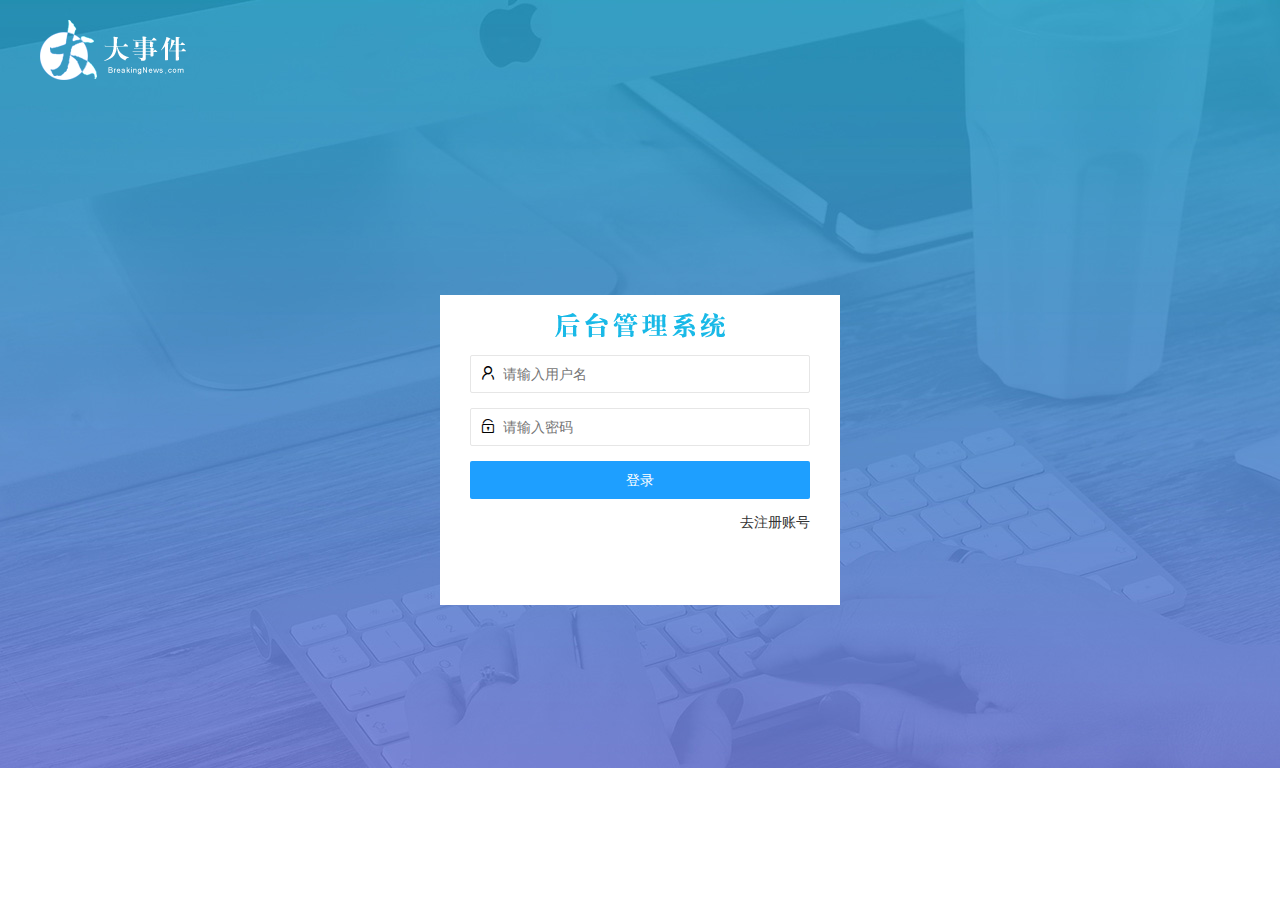
<file: login.html>
<!DOCTYPE html>
<html lang="en">

<head>
    <meta charset="UTF-8">
    <meta name="viewport" content="width=device-width, initial-scale=1.0">
    <title>大事件-登录/注册</title>
    <!-- 引入layui的css样式结构 -->
    <link rel="stylesheet" href="/assets/lib/layui/css/layui.css">

    <!-- 引入自己写的css样式 -->
    <link rel="stylesheet" href="/assets/css/login.css">
</head>

<body>
    <!-- 头部区域 -->
    <div class="header">
        <img src="/assets/images/logo.png" alt="">
    </div>

    <!-- 中间的登录注册区域 -->
    <div class="loginBox">
        <!-- 中间头部 -->
        <div class="title"></div>
        <!-- 登录的div -->
        <div class="form-login">
            <form class="layui-form" id="formLogin">
                <!-- 用户名 -->
                <div class="layui-form-item">
                    <i class="layui-icon layui-icon-username"></i>
                    <input type="text" name="username" required lay-verify="required" placeholder="请输入用户名"
                        autocomplete="off" class="layui-input">
                </div>
                <!-- 密码 -->
                <div class="layui-form-item">
                    <i class="layui-icon layui-icon-password"></i>
                    <input type="password" name="password" required lay-verify="required|pwd" placeholder="请输入密码"
                        autocomplete="off" class="layui-input">
                </div>
                <!-- 登录按钮 -->
                <div class="layui-form-item">
                    <button class="layui-btn layui-btn-fluid  layui-btn-normal" lay-submit>登录</button>
                </div>
                <div class="layui-form-item" id="links">
                    <a href="javascript:;" id="link-reg">去注册账号</a>
                </div>
            </form>
        </div>
        <!-- 注册的div -->
        <div class="form-reg">
            <form class="layui-form" id="formReg">
                <!-- 用户名 -->
                <div class="layui-form-item">
                    <i class="layui-icon layui-icon-username"></i>
                    <input type="text" name="username" required lay-verify="required" placeholder="请输入用户名"
                        autocomplete="off" class="layui-input">
                </div>
                <!-- 密码 -->
                <div class="layui-form-item">
                    <i class="layui-icon layui-icon-password"></i>
                    <input type="password" name="password" required lay-verify="required|pwd" placeholder="请输入密码"
                        autocomplete="off" class="layui-input">
                </div>
                <!-- 再次确认密码 -->
                <div class="layui-form-item">
                    <i class="layui-icon layui-icon-password"></i>
                    <input type="password" name="repassword" required lay-verify="required|pwd|repwd"
                        placeholder="再次确认密码" autocomplete="off" class="layui-input">
                </div>
                <!-- 登录按钮 -->
                <div class="layui-form-item">
                    <button class="layui-btn layui-btn-fluid  layui-btn-normal" lay-submit id="btn-reg">注册</button>
                </div>
                <div class="layui-form-item" id="links">
                    <a href="javascript:;" id="link-login">去登录</a>
                </div>
            </form>
        </div>
    </div>


    <!-- 引入layui的js脚本文件 -->
    <script src="/assets/lib/layui/layui.all.js"></script>

    <!-- 引入jQuery -->
    <script src="/assets/lib/jquery.js"></script>

    <!-- 引入baseAPI -->
    <script src="/assets/js/baseAPI.js"></script>

    <!-- 引入自己写的js文件 -->
    <script src="/assets/js/login.js"></script>
</body>

</html>
</file>
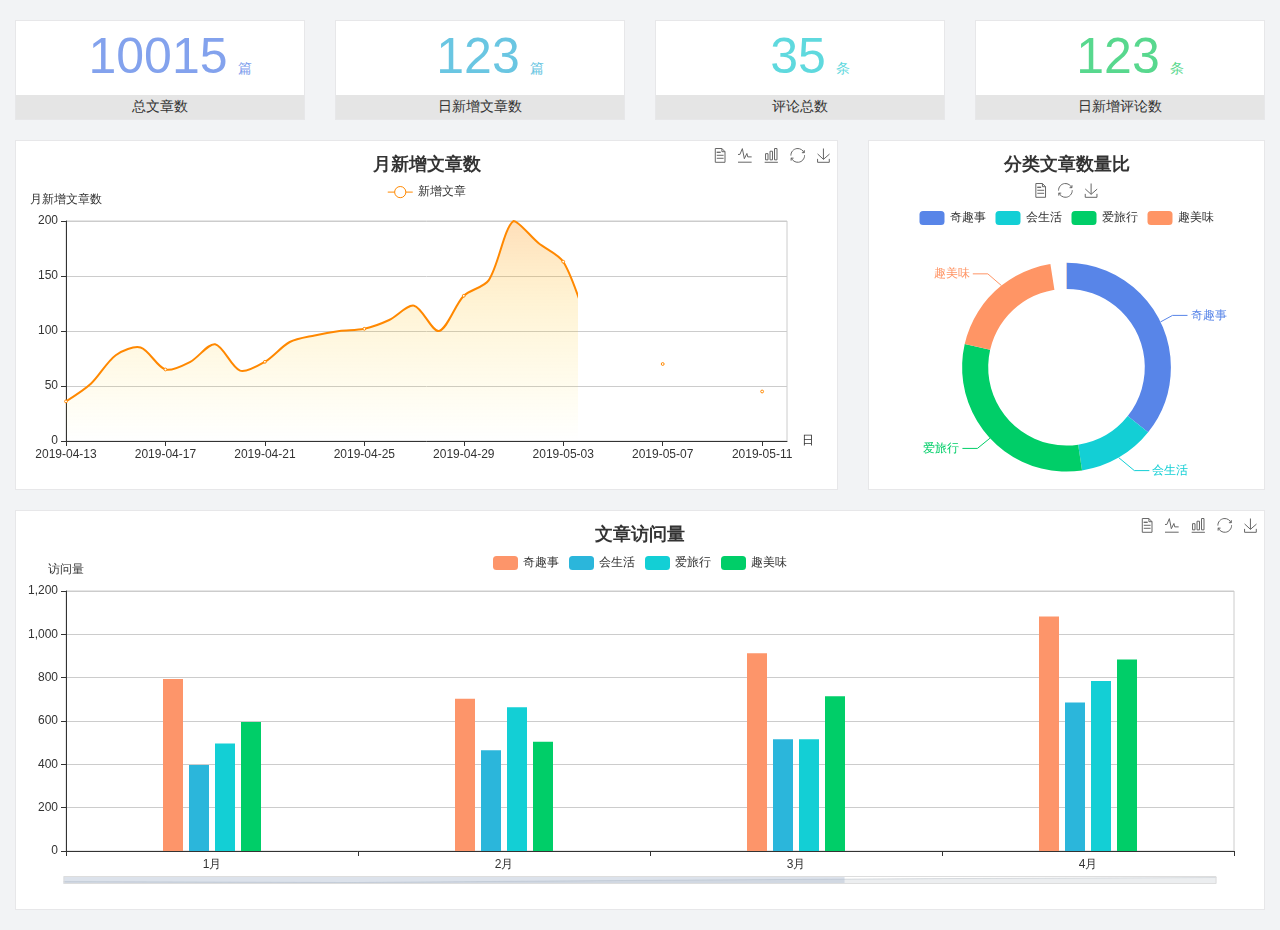
<file: home/dashboard.html>
<!DOCTYPE html>
<html lang="en">

<head>
  <meta charset="UTF-8">
  <meta name="viewport" content="width=device-width, initial-scale=1.0">
  <meta http-equiv="X-UA-Compatible" content="ie=edge">
  <title>图表统计</title>
  <link rel="stylesheet" href="../../assets/lib/bootstrap.css" />
  <link rel="stylesheet" href="../../assets/lib/main.css" />
  <script src="../../assets/lib/jquery.js"></script>
  <script type="text/javascript" src="../../assets/lib/echarts.min.js"></script>
</head>

<body>
  <div class="container-fluid">
    <div class="row spannel_list">
      <div class="col-sm-3 col-xs-6">
        <div class="spannel">
          <em>10015</em><span>篇</span>
          <b>总文章数</b>
        </div>
      </div>
      <div class="col-sm-3 col-xs-6">
        <div class="spannel scolor01">
          <em>123</em><span>篇</span>
          <b>日新增文章数</b>
        </div>
      </div>
      <div class="col-sm-3 col-xs-6">
        <div class="spannel scolor02">
          <em>35</em><span>条</span>
          <b>评论总数</b>
        </div>
      </div>
      <div class="col-sm-3 col-xs-6">
        <div class="spannel scolor03">
          <em>123</em><span>条</span>
          <b>日新增评论数</b>
        </div>
      </div>
    </div>
  </div>

  <div class="container-fluid">
    <div class="row curve-pie">
      <div class="col-lg-8 col-md-8">
        <div class="gragh_pannel" id="curve_show"></div>
      </div>
      <div class="col-lg-4 col-md-4">
        <div class="gragh_pannel" id="pie_show"></div>
      </div>
    </div>
  </div>

  <div class="container-fluid">
    <div class="column_pannel" id="column_show"></div>
  </div>

  <script>
    var oChart = echarts.init(document.getElementById('curve_show'));
    var aList_all = [
      { 'count': 36, 'date': '2019-04-13' },
      { 'count': 52, 'date': '2019-04-14' },
      { 'count': 78, 'date': '2019-04-15' },
      { 'count': 85, 'date': '2019-04-16' },
      { 'count': 65, 'date': '2019-04-17' },
      { 'count': 72, 'date': '2019-04-18' },
      { 'count': 88, 'date': '2019-04-19' },
      { 'count': 64, 'date': '2019-04-20' },
      { 'count': 72, 'date': '2019-04-21' },
      { 'count': 90, 'date': '2019-04-22' },
      { 'count': 96, 'date': '2019-04-23' },
      { 'count': 100, 'date': '2019-04-24' },
      { 'count': 102, 'date': '2019-04-25' },
      { 'count': 110, 'date': '2019-04-26' },
      { 'count': 123, 'date': '2019-04-27' },
      { 'count': 100, 'date': '2019-04-28' },
      { 'count': 132, 'date': '2019-04-29' },
      { 'count': 146, 'date': '2019-04-30' },
      { 'count': 200, 'date': '2019-05-01' },
      { 'count': 180, 'date': '2019-05-02' },
      { 'count': 163, 'date': '2019-05-03' },
      { 'count': 110, 'date': '2019-05-04' },
      { 'count': 80, 'date': '2019-05-05' },
      { 'count': 82, 'date': '2019-05-06' },
      { 'count': 70, 'date': '2019-05-07' },
      { 'count': 65, 'date': '2019-05-08' },
      { 'count': 54, 'date': '2019-05-09' },
      { 'count': 40, 'date': '2019-05-10' },
      { 'count': 45, 'date': '2019-05-11' },
      { 'count': 38, 'date': '2019-05-12' },
    ];

    let aCount = [];
    let aDate = [];

    for (var i = 0; i < aList_all.length; i++) {
      aCount.push(aList_all[i].count);
      aDate.push(aList_all[i].date);
    }

    var chartopt = {
      title: {
        text: '月新增文章数',
        left: 'center',
        top: '10'
      },
      tooltip: {
        trigger: 'axis'
      },
      legend: {
        data: ['新增文章'],
        top: '40'
      },
      toolbox: {
        show: true,
        feature: {
          mark: { show: true },
          dataView: { show: true, readOnly: false },
          magicType: { show: true, type: ['line', 'bar'] },
          restore: { show: true },
          saveAsImage: { show: true }
        }
      },
      calculable: true,
      xAxis: [
        {
          name: '日',
          type: 'category',
          boundaryGap: false,
          data: aDate
        }
      ],
      yAxis: [
        {
          name: '月新增文章数',
          type: 'value'
        }
      ],
      series: [
        {
          name: '新增文章',
          type: 'line',
          smooth: true,
          itemStyle: { normal: { areaStyle: { type: 'default' }, color: '#f80' }, lineStyle: { color: '#f80' } },
          data: aCount
        }],
      areaStyle: {
        normal: {
          color: new echarts.graphic.LinearGradient(0, 0, 0, 1, [{
            offset: 0,
            color: 'rgba(255,136,0,0.39)'
          }, {
            offset: .34,
            color: 'rgba(255,180,0,0.25)'
          }, {
            offset: 1,
            color: 'rgba(255,222,0,0.00)'
          }])

        }
      },
      grid: {
        show: true,
        x: 50,
        x2: 50,
        y: 80,
        height: 220
      }
    };

    oChart.setOption(chartopt);


    var oPie = echarts.init(document.getElementById('pie_show'));
    var oPieopt =
    {
      title: {
        top: 10,
        text: '分类文章数量比',
        x: 'center'
      },
      tooltip: {
        trigger: 'item',
        formatter: "{a} <br/>{b} : {c} ({d}%)"
      },
      color: ['#5885e8', '#13cfd5', '#00ce68', '#ff9565'],
      legend: {
        x: 'center',
        top: 65,
        data: ['奇趣事', '会生活', '爱旅行', '趣美味']
      },
      toolbox: {
        show: true,
        x: 'center',
        top: 35,
        feature: {
          mark: { show: true },
          dataView: { show: true, readOnly: false },
          magicType: {
            show: true,
            type: ['pie', 'funnel'],
            option: {
              funnel: {
                x: '25%',
                width: '50%',
                funnelAlign: 'left',
                max: 1548
              }
            }
          },
          restore: { show: true },
          saveAsImage: { show: true }
        }
      },
      calculable: true,
      series: [
        {
          name: '访问来源',
          type: 'pie',
          radius: ['45%', '60%'],
          center: ['50%', '65%'],
          data: [
            { value: 300, name: '奇趣事' },
            { value: 100, name: '会生活' },
            { value: 260, name: '爱旅行' },
            { value: 180, name: '趣美味' }
          ]
        }
      ]
    };
    oPie.setOption(oPieopt);



    var oColumn = this.echarts.init(document.getElementById('column_show'));
    var oColumnopt =
    {
      title: {
        text: '文章访问量',
        left: 'center',
        top: '10'
      },
      tooltip: {
        trigger: 'axis'
      },
      legend: {
        data: ['奇趣事', '会生活', '爱旅行', '趣美味'],
        top: '40'
      },
      toolbox: {
        show: true,
        feature: {
          mark: { show: true },
          dataView: { show: true, readOnly: false },
          magicType: { show: true, type: ['line', 'bar'] },
          restore: { show: true },
          saveAsImage: { show: true }
        }
      },
      calculable: true,
      xAxis: [
        {
          type: 'category',
          data: ['1月', '2月', '3月', '4月', '5月']
        }
      ],
      yAxis: [
        {
          name: '访问量',
          type: 'value'
        }
      ],
      series: [
        {
          name: '奇趣事',
          type: 'bar',
          barWidth: 20,
          itemStyle: {
            normal: { areaStyle: { type: 'default' }, color: '#fd956a' }
          },
          data: [800, 708, 920, 1090, 1200]
        },
        {
          name: '会生活',
          type: 'bar',
          barWidth: 20,
          itemStyle: {
            normal: { areaStyle: { type: 'default' }, color: '#2bb6db' }
          },
          data: [400, 468, 520, 690, 800]
        },
        {
          name: '爱旅行',
          type: 'bar',
          barWidth: 20,
          itemStyle: {
            normal: { areaStyle: { type: 'default' }, color: '#13cfd5' }
          },
          data: [500, 668, 520, 790, 900]
        },
        {
          name: '趣美味',
          type: 'bar',
          barWidth: 20,
          itemStyle: {
            normal: { areaStyle: { type: 'default' }, color: '#00ce68' }
          },
          data: [600, 508, 720, 890, 1000]
        }
      ],
      grid: {
        show: true,
        x: 50,
        x2: 30,
        y: 80,
        height: 260
      },
      dataZoom: [//给x轴设置滚动条
        {
          start: 0,//默认为0
          end: 100 - 1000 / 31,//默认为100
          type: 'slider',
          show: true,
          xAxisIndex: [0],
          handleSize: 0,//滑动条的 左右2个滑动条的大小
          height: 8,//组件高度
          left: 45, //左边的距离
          right: 50,//右边的距离
          bottom: 26,//右边的距离
          handleColor: '#ddd',//h滑动图标的颜色
          handleStyle: {
            borderColor: "#cacaca",
            borderWidth: "1",
            shadowBlur: 2,
            background: "#ddd",
            shadowColor: "#ddd",
          }
        }]
    };
    oColumn.setOption(oColumnopt);
  </script>
</body>

</html>
</file>
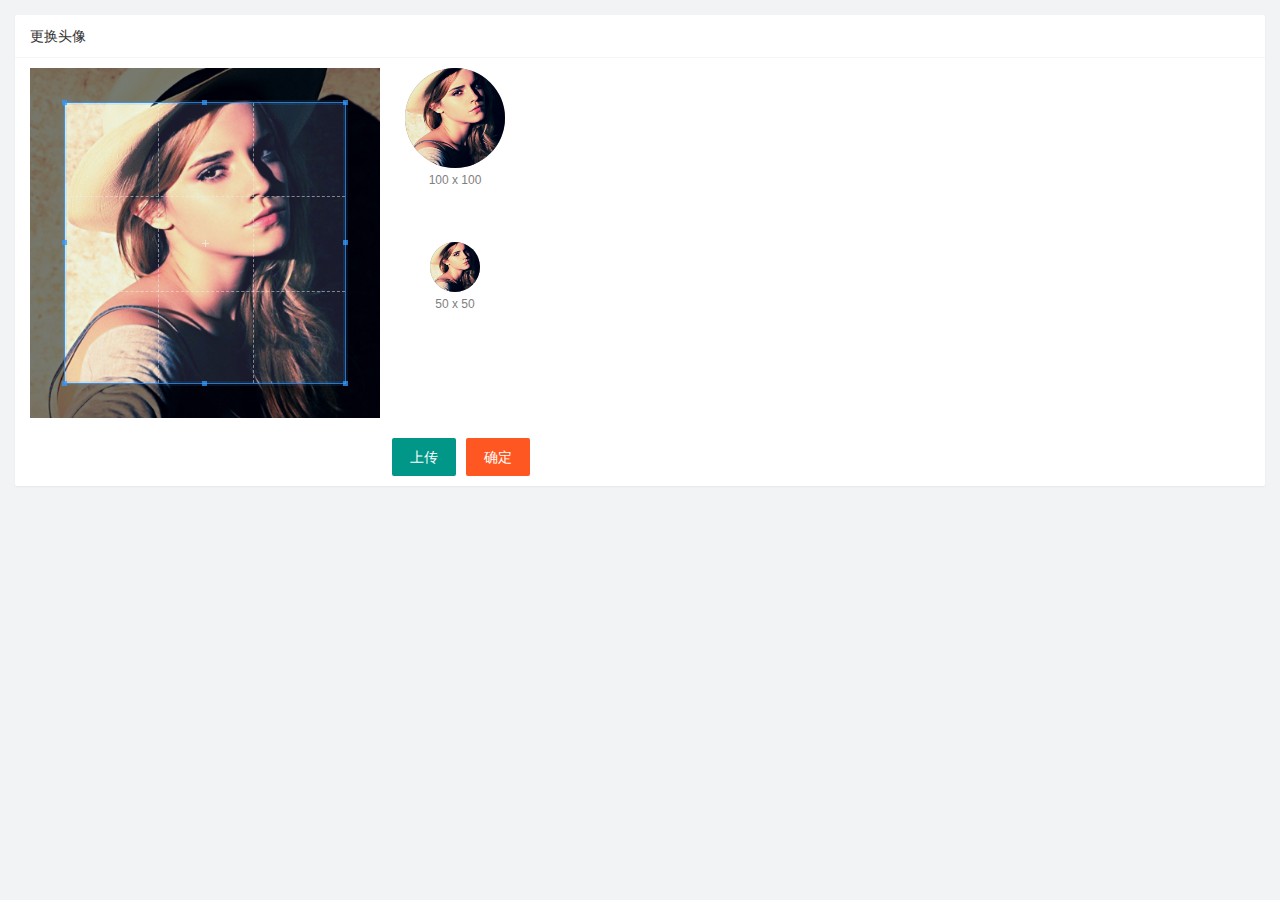
<file: user/user_avatar.html>
<!DOCTYPE html>
<html lang="en">

<head>
    <meta charset="UTF-8">
    <meta name="viewport" content="width=device-width, initial-scale=1.0">
    <title>Document</title>
    <!-- 引入layui的css样式 -->
    <link rel="stylesheet" href="/assets/lib/layui/css/layui.css">
    <!-- 引入裁剪头像的cropper样式 -->
    <link rel="stylesheet" href="/assets/lib/cropper/cropper.css" />
    <!-- 引入自己写的css样式、 -->
    <link rel="stylesheet" href="/assets/css/user/user_avatar.css">
</head>

<body>

    <!-- 卡片面板区域 -->
    <div class="layui-card">
        <div class="layui-card-header">更换头像</div>
        <div class="layui-card-body">
            <!-- 第一行的图片裁剪和预览区域 -->
            <div class="row1">
                <!-- 图片裁剪区域 -->
                <div class="cropper-box">
                    <!-- 这个 img 标签很重要，将来会把它初始化为裁剪区域 -->
                    <img id="image" src="/assets/images/sample.jpg" />
                </div>
                <!-- 图片的预览区域 -->
                <div class="preview-box">
                    <div>
                        <!-- 宽高为 100px 的预览区域 -->
                        <div class="img-preview w100"></div>
                        <p class="size">100 x 100</p>
                    </div>
                    <div>
                        <!-- 宽高为 50px 的预览区域 -->
                        <div class="img-preview w50"></div>
                        <p class="size">50 x 50</p>
                    </div>
                </div>
            </div>

            <!-- 第二行的按钮区域 -->
            <div class="row2">
                <!-- accept属性可以设置接收哪种类型的文件 -->
                <input type="file" id="file" accept="image/png,image/jpeg">
                <button type="button" class="layui-btn" id="btnUpload">上传</button>
                <button type="button" class="layui-btn layui-btn-danger" id="btnChangeAvatar">确定</button>
            </div>
        </div>
    </div>






    <!-- 引入layui的js脚本文件 -->
    <script src="/assets/lib/layui/layui.all.js"></script>

    <!-- 引入jQuery文件 -->
    <script src="/assets/lib/jquery.js"></script>

    <!-- 引入裁剪头像的js文件 -->
    <script src="/assets/lib/cropper/Cropper.js"></script>
    <script src="/assets/lib/cropper/jquery-cropper.js"></script>

    <!-- 引入baseAPI  -->
    <script src="/assets/js/baseAPI.js"></script>

    <!-- 引入自己写的js文件 -->
    <script src="/assets/js/user/user_avatar.js"></script>
</body>

</html>
</file>
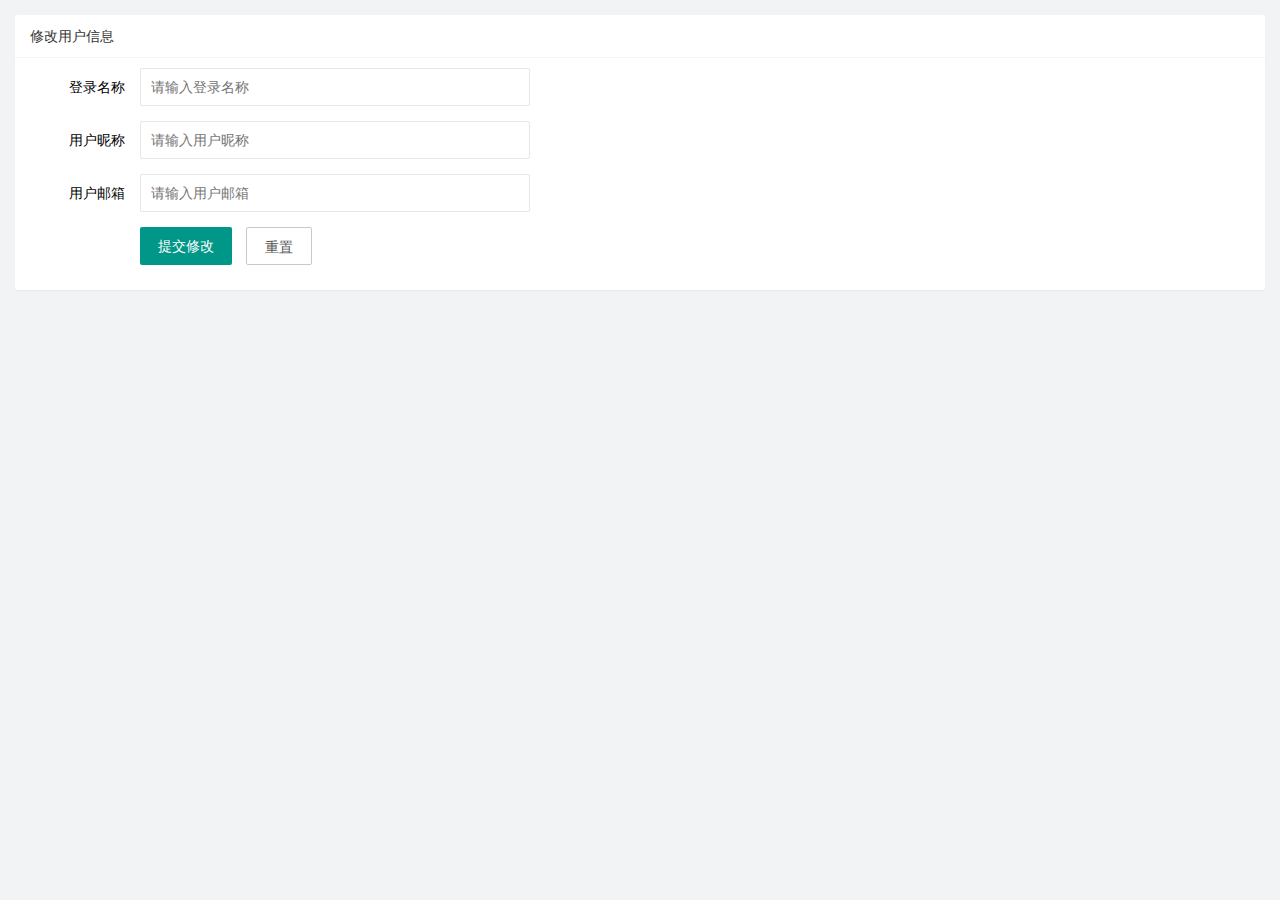
<file: user/user_info.html>
<!DOCTYPE html>
<html lang="en">

<head>
    <meta charset="UTF-8">
    <meta name="viewport" content="width=device-width, initial-scale=1.0">
    <title>Document</title>
    <!-- 引入layui的css样式 -->
    <link rel="stylesheet" href="/assets/lib/layui/css/layui.css">
    <!-- 引入自己写的css样式、 -->
    <link rel="stylesheet" href="/assets/css/user/user_info.css">
</head>

<body>

    <!-- 卡片面板 -->
    <div class="layui-card">
        <div class="layui-card-header">修改用户信息</div>
        <div class="layui-card-body">
            <form class="layui-form" lay-filter='formUserInfo'>
                <!-- 下边这个区域时隐藏区域  用来存放id -->
                <input type="hidden" name="id">
                <!-- 登录名称   这个是只读  加一个readonly属性  不允许修改-->
                <div class="layui-form-item">
                    <label class="layui-form-label">登录名称</label>
                    <div class="layui-input-block">
                        <input type="text" name="username" required lay-verify="required" placeholder="请输入登录名称   "
                            autocomplete="off" class="layui-input" readonly>
                    </div>
                </div>
                <!-- 用户昵称 -->
                <div class="layui-form-item">
                    <label class="layui-form-label">用户昵称</label>
                    <div class="layui-input-block">
                        <input type="text" name="nickname" required lay-verify="required|nickname" placeholder="请输入用户昵称"
                            autocomplete="off" class="layui-input">
                    </div>
                </div>
                <!-- 用户邮箱 -->
                <div class="layui-form-item">
                    <label class="layui-form-label">用户邮箱</label>
                    <div class="layui-input-block">
                        <input type="email" name="email" required lay-verify="required|email" placeholder="请输入用户邮箱"
                            autocomplete="off" class="layui-input">
                    </div>
                </div>

                <!-- 提交修改按钮和重置按钮 -->
                <div class="layui-form-item">
                    <div class="layui-input-block">
                        <button class="layui-btn" lay-submit lay-filter="formDemo">提交修改</button>
                        <button type="reset" class="layui-btn layui-btn-primary" id="btnreset">重置</button>
                    </div>
                </div>
            </form>
        </div>
    </div>







    <!-- 引入layui的js脚本文件 -->
    <script src="/assets/lib/layui/layui.all.js"></script>

    <!-- 引入jQuery文件 -->
    <script src="/assets/lib/jquery.js"></script>

    <!-- 引入baseAPI  -->
    <script src="/assets/js/baseAPI.js"></script>

    <!-- 引入自己写的js文件 -->
    <script src="/assets/js/user/user_info.js"></script>
</body>

</html>
</file>
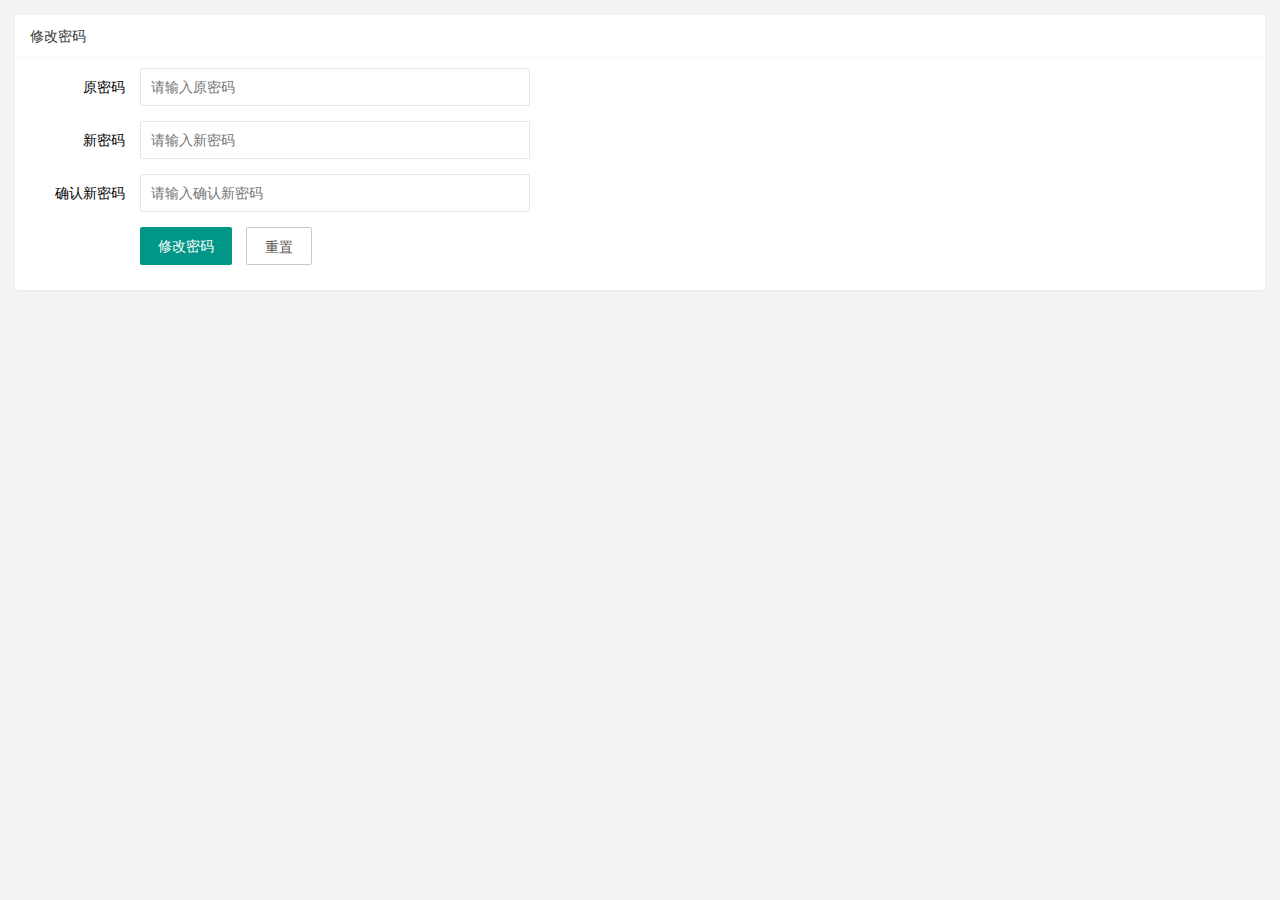
<file: user/user_pwd.html>
<!DOCTYPE html>
<html lang="en">

<head>
    <meta charset="UTF-8">
    <meta name="viewport" content="width=device-width, initial-scale=1.0">
    <title>Document</title>
    <!-- 引入layui的css样式 -->
    <link rel="stylesheet" href="/assets/lib/layui/css/layui.css">
    <!-- 引入自己写的css样式、 -->
    <link rel="stylesheet" href="/assets/css/user/user_pwd.css">
</head>

<body>


    <!-- 卡片面板 -->
    <div class="layui-card">
        <div class="layui-card-header">修改密码</div>
        <div class="layui-card-body">
            <form class="layui-form" lay-filter='formUserInfo'>

                <!-- 原密码-->
                <div class="layui-form-item">
                    <label class="layui-form-label">原密码</label>
                    <div class="layui-input-block">
                        <input type="password" name="oldPwd" required lay-verify="required|pwd" placeholder="请输入原密码"
                            autocomplete="off" class="layui-input">
                    </div>
                </div>
                <!-- 新密码 -->
                <div class="layui-form-item">
                    <label class="layui-form-label">新密码</label>
                    <div class="layui-input-block">
                        <input type="password" name="newPwd" required lay-verify="required|pwd|samePwd"
                            placeholder="请输入新密码" autocomplete="off" class="layui-input">
                    </div>
                </div>
                <!-- 确认新密码 -->
                <div class="layui-form-item">
                    <label class="layui-form-label">确认新密码</label>
                    <div class="layui-input-block">
                        <input type="password" name="rePwd" required lay-verify="required|pwd|rePwd"
                            placeholder="请输入确认新密码" autocomplete="off" class="layui-input">
                    </div>
                </div>

                <!-- 提交修改按钮和重置按钮 -->
                <div class="layui-form-item">
                    <div class="layui-input-block">
                        <button class="layui-btn" lay-submit lay-filter="formDemo">修改密码</button>
                        <button type="reset" class="layui-btn layui-btn-primary" id="btnreset">重置</button>
                    </div>
                </div>
            </form>
        </div>
    </div>





    <!-- 引入layui的js脚本文件 -->
    <script src="/assets/lib/layui/layui.all.js"></script>

    <!-- 引入jQuery文件 -->
    <script src="/assets/lib/jquery.js"></script>

    <!-- 引入baseAPI  -->
    <script src="/assets/js/baseAPI.js"></script>

    <!-- 引入自己写的js文件 -->
    <script src="/assets/js/user/user_pwd.js"></script>
</body>

</html>
</file>
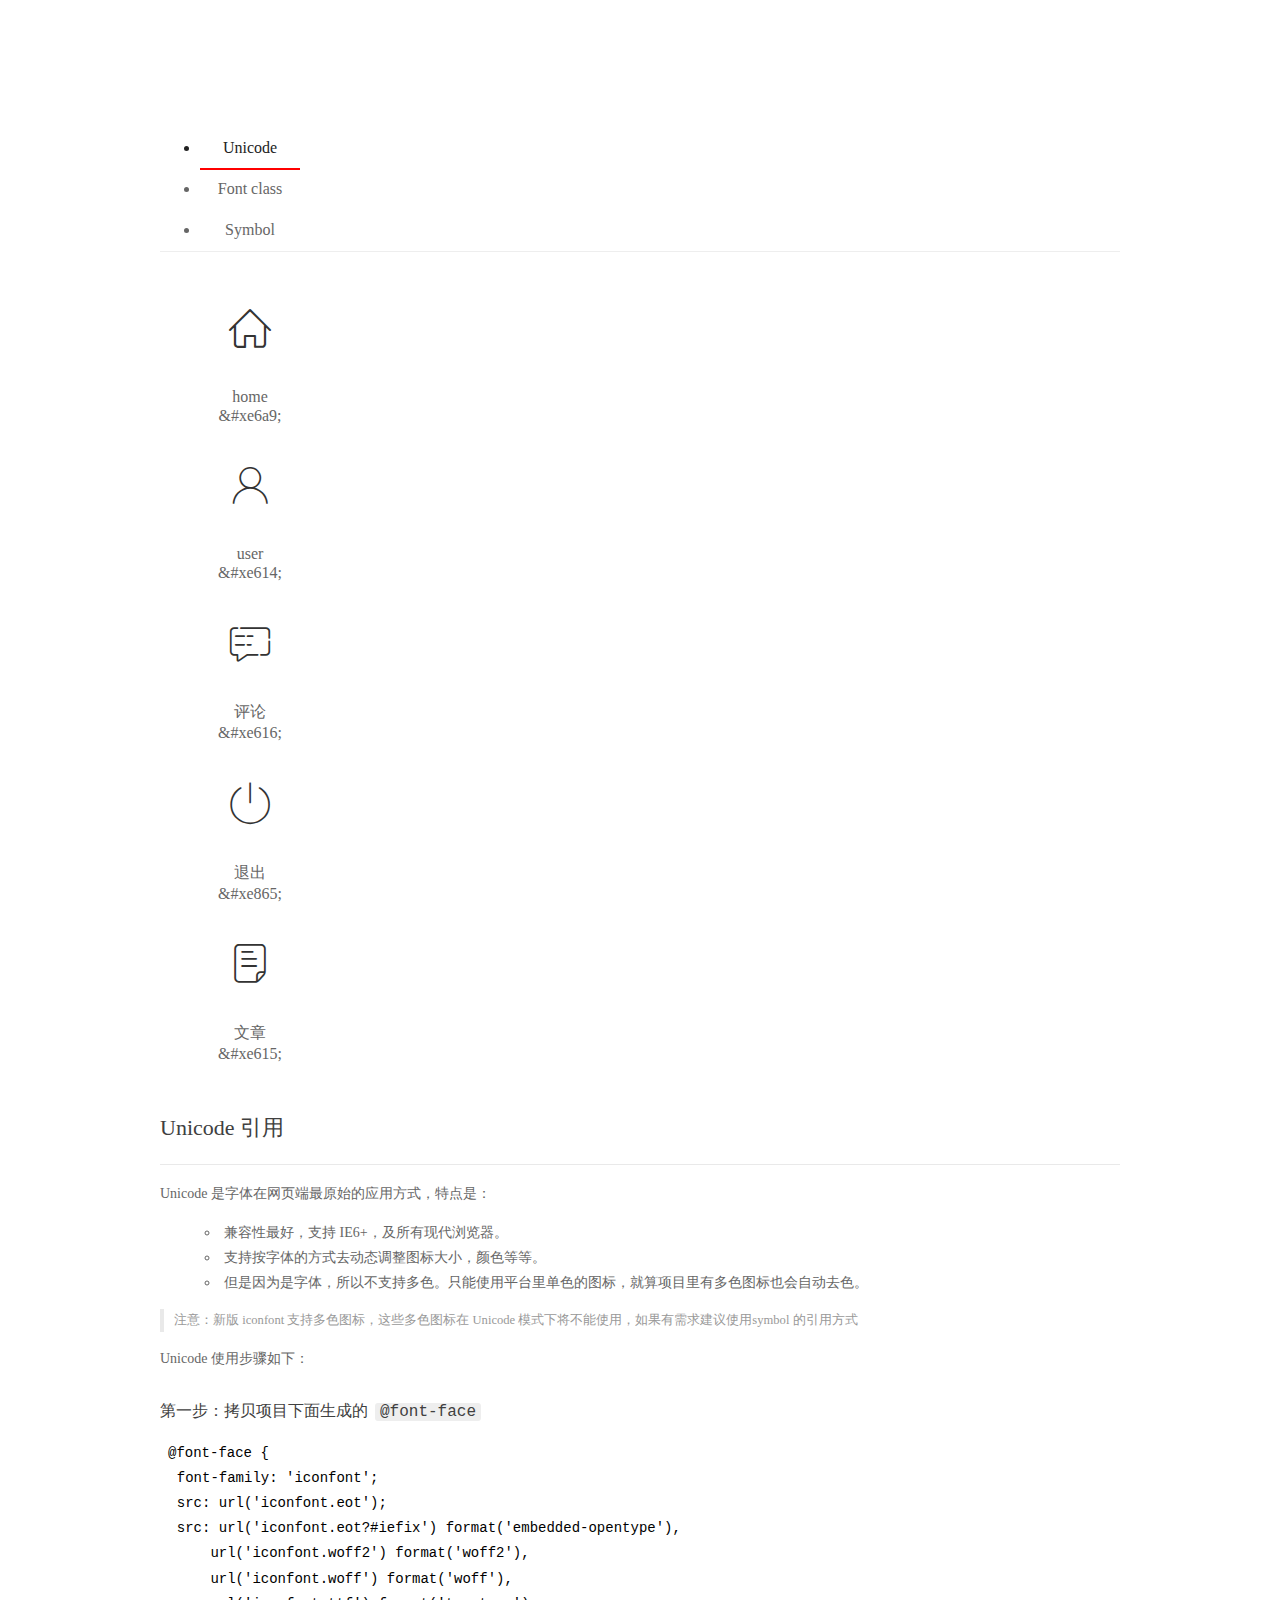
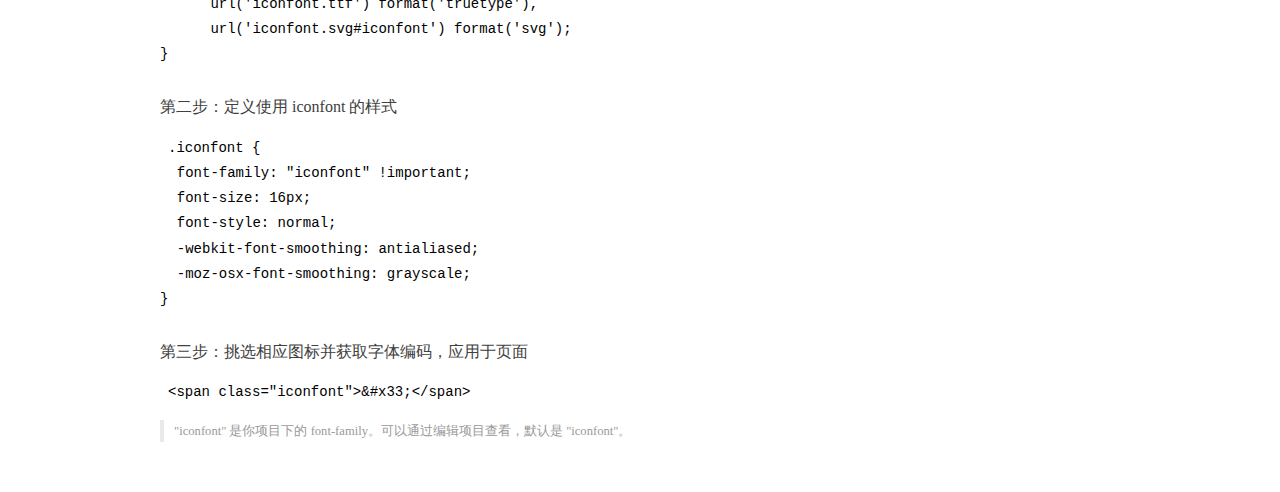
<file: assets/fonts/demo_index.html>
<!DOCTYPE html>
<html>
<head>
  <meta charset="utf-8"/>
  <title>IconFont Demo</title>
  <link rel="shortcut icon" href="https://gtms04.alicdn.com/tps/i4/TB1_oz6GVXXXXaFXpXXJDFnIXXX-64-64.ico" type="image/x-icon"/>
  <link rel="stylesheet" href="https://g.alicdn.com/thx/cube/1.3.2/cube.min.css">
  <link rel="stylesheet" href="demo.css">
  <link rel="stylesheet" href="iconfont.css">
  <script src="iconfont.js"></script>
  <!-- jQuery -->
  <script src="https://a1.alicdn.com/oss/uploads/2018/12/26/7bfddb60-08e8-11e9-9b04-53e73bb6408b.js"></script>
  <!-- 代码高亮 -->
  <script src="https://a1.alicdn.com/oss/uploads/2018/12/26/a3f714d0-08e6-11e9-8a15-ebf944d7534c.js"></script>
</head>
<body>
  <div class="main">
    <h1 class="logo"><a href="https://www.iconfont.cn/" title="iconfont 首页" target="_blank">&#xe86b;</a></h1>
    <div class="nav-tabs">
      <ul id="tabs" class="dib-box">
        <li class="dib active"><span>Unicode</span></li>
        <li class="dib"><span>Font class</span></li>
        <li class="dib"><span>Symbol</span></li>
      </ul>
      
    </div>
    <div class="tab-container">
      <div class="content unicode" style="display: block;">
          <ul class="icon_lists dib-box">
          
            <li class="dib">
              <span class="icon iconfont">&#xe6a9;</span>
                <div class="name">home</div>
                <div class="code-name">&amp;#xe6a9;</div>
              </li>
          
            <li class="dib">
              <span class="icon iconfont">&#xe614;</span>
                <div class="name">user</div>
                <div class="code-name">&amp;#xe614;</div>
              </li>
          
            <li class="dib">
              <span class="icon iconfont">&#xe616;</span>
                <div class="name">评论</div>
                <div class="code-name">&amp;#xe616;</div>
              </li>
          
            <li class="dib">
              <span class="icon iconfont">&#xe865;</span>
                <div class="name">退出</div>
                <div class="code-name">&amp;#xe865;</div>
              </li>
          
            <li class="dib">
              <span class="icon iconfont">&#xe615;</span>
                <div class="name">文章</div>
                <div class="code-name">&amp;#xe615;</div>
              </li>
          
          </ul>
          <div class="article markdown">
          <h2 id="unicode-">Unicode 引用</h2>
          <hr>

          <p>Unicode 是字体在网页端最原始的应用方式，特点是：</p>
          <ul>
            <li>兼容性最好，支持 IE6+，及所有现代浏览器。</li>
            <li>支持按字体的方式去动态调整图标大小，颜色等等。</li>
            <li>但是因为是字体，所以不支持多色。只能使用平台里单色的图标，就算项目里有多色图标也会自动去色。</li>
          </ul>
          <blockquote>
            <p>注意：新版 iconfont 支持多色图标，这些多色图标在 Unicode 模式下将不能使用，如果有需求建议使用symbol 的引用方式</p>
          </blockquote>
          <p>Unicode 使用步骤如下：</p>
          <h3 id="-font-face">第一步：拷贝项目下面生成的 <code>@font-face</code></h3>
<pre><code class="language-css"
>@font-face {
  font-family: 'iconfont';
  src: url('iconfont.eot');
  src: url('iconfont.eot?#iefix') format('embedded-opentype'),
      url('iconfont.woff2') format('woff2'),
      url('iconfont.woff') format('woff'),
      url('iconfont.ttf') format('truetype'),
      url('iconfont.svg#iconfont') format('svg');
}
</code></pre>
          <h3 id="-iconfont-">第二步：定义使用 iconfont 的样式</h3>
<pre><code class="language-css"
>.iconfont {
  font-family: "iconfont" !important;
  font-size: 16px;
  font-style: normal;
  -webkit-font-smoothing: antialiased;
  -moz-osx-font-smoothing: grayscale;
}
</code></pre>
          <h3 id="-">第三步：挑选相应图标并获取字体编码，应用于页面</h3>
<pre>
<code class="language-html"
>&lt;span class="iconfont"&gt;&amp;#x33;&lt;/span&gt;
</code></pre>
          <blockquote>
            <p>"iconfont" 是你项目下的 font-family。可以通过编辑项目查看，默认是 "iconfont"。</p>
          </blockquote>
          </div>
      </div>
      <div class="content font-class">
        <ul class="icon_lists dib-box">
          
          <li class="dib">
            <span class="icon iconfont icon-home"></span>
            <div class="name">
              home
            </div>
            <div class="code-name">.icon-home
            </div>
          </li>
          
          <li class="dib">
            <span class="icon iconfont icon-user"></span>
            <div class="name">
              user
            </div>
            <div class="code-name">.icon-user
            </div>
          </li>
          
          <li class="dib">
            <span class="icon iconfont icon-pinglun"></span>
            <div class="name">
              评论
            </div>
            <div class="code-name">.icon-pinglun
            </div>
          </li>
          
          <li class="dib">
            <span class="icon iconfont icon-tuichu"></span>
            <div class="name">
              退出
            </div>
            <div class="code-name">.icon-tuichu
            </div>
          </li>
          
          <li class="dib">
            <span class="icon iconfont icon-16"></span>
            <div class="name">
              文章
            </div>
            <div class="code-name">.icon-16
            </div>
          </li>
          
        </ul>
        <div class="article markdown">
        <h2 id="font-class-">font-class 引用</h2>
        <hr>

        <p>font-class 是 Unicode 使用方式的一种变种，主要是解决 Unicode 书写不直观，语意不明确的问题。</p>
        <p>与 Unicode 使用方式相比，具有如下特点：</p>
        <ul>
          <li>兼容性良好，支持 IE8+，及所有现代浏览器。</li>
          <li>相比于 Unicode 语意明确，书写更直观。可以很容易分辨这个 icon 是什么。</li>
          <li>因为使用 class 来定义图标，所以当要替换图标时，只需要修改 class 里面的 Unicode 引用。</li>
          <li>不过因为本质上还是使用的字体，所以多色图标还是不支持的。</li>
        </ul>
        <p>使用步骤如下：</p>
        <h3 id="-fontclass-">第一步：引入项目下面生成的 fontclass 代码：</h3>
<pre><code class="language-html">&lt;link rel="stylesheet" href="./iconfont.css"&gt;
</code></pre>
        <h3 id="-">第二步：挑选相应图标并获取类名，应用于页面：</h3>
<pre><code class="language-html">&lt;span class="iconfont icon-xxx"&gt;&lt;/span&gt;
</code></pre>
        <blockquote>
          <p>"
            iconfont" 是你项目下的 font-family。可以通过编辑项目查看，默认是 "iconfont"。</p>
        </blockquote>
      </div>
      </div>
      <div class="content symbol">
          <ul class="icon_lists dib-box">
          
            <li class="dib">
                <svg class="icon svg-icon" aria-hidden="true">
                  <use xlink:href="#icon-home"></use>
                </svg>
                <div class="name">home</div>
                <div class="code-name">#icon-home</div>
            </li>
          
            <li class="dib">
                <svg class="icon svg-icon" aria-hidden="true">
                  <use xlink:href="#icon-user"></use>
                </svg>
                <div class="name">user</div>
                <div class="code-name">#icon-user</div>
            </li>
          
            <li class="dib">
                <svg class="icon svg-icon" aria-hidden="true">
                  <use xlink:href="#icon-pinglun"></use>
                </svg>
                <div class="name">评论</div>
                <div class="code-name">#icon-pinglun</div>
            </li>
          
            <li class="dib">
                <svg class="icon svg-icon" aria-hidden="true">
                  <use xlink:href="#icon-tuichu"></use>
                </svg>
                <div class="name">退出</div>
                <div class="code-name">#icon-tuichu</div>
            </li>
          
            <li class="dib">
                <svg class="icon svg-icon" aria-hidden="true">
                  <use xlink:href="#icon-16"></use>
                </svg>
                <div class="name">文章</div>
                <div class="code-name">#icon-16</div>
            </li>
          
          </ul>
          <div class="article markdown">
          <h2 id="symbol-">Symbol 引用</h2>
          <hr>

          <p>这是一种全新的使用方式，应该说这才是未来的主流，也是平台目前推荐的用法。相关介绍可以参考这篇<a href="">文章</a>
            这种用法其实是做了一个 SVG 的集合，与另外两种相比具有如下特点：</p>
          <ul>
            <li>支持多色图标了，不再受单色限制。</li>
            <li>通过一些技巧，支持像字体那样，通过 <code>font-size</code>, <code>color</code> 来调整样式。</li>
            <li>兼容性较差，支持 IE9+，及现代浏览器。</li>
            <li>浏览器渲染 SVG 的性能一般，还不如 png。</li>
          </ul>
          <p>使用步骤如下：</p>
          <h3 id="-symbol-">第一步：引入项目下面生成的 symbol 代码：</h3>
<pre><code class="language-html">&lt;script src="./iconfont.js"&gt;&lt;/script&gt;
</code></pre>
          <h3 id="-css-">第二步：加入通用 CSS 代码（引入一次就行）：</h3>
<pre><code class="language-html">&lt;style&gt;
.icon {
  width: 1em;
  height: 1em;
  vertical-align: -0.15em;
  fill: currentColor;
  overflow: hidden;
}
&lt;/style&gt;
</code></pre>
          <h3 id="-">第三步：挑选相应图标并获取类名，应用于页面：</h3>
<pre><code class="language-html">&lt;svg class="icon" aria-hidden="true"&gt;
  &lt;use xlink:href="#icon-xxx"&gt;&lt;/use&gt;
&lt;/svg&gt;
</code></pre>
          </div>
      </div>

    </div>
  </div>
  <script>
  $(document).ready(function () {
      $('.tab-container .content:first').show()

      $('#tabs li').click(function (e) {
        var tabContent = $('.tab-container .content')
        var index = $(this).index()

        if ($(this).hasClass('active')) {
          return
        } else {
          $('#tabs li').removeClass('active')
          $(this).addClass('active')

          tabContent.hide().eq(index).fadeIn()
        }
      })
    })
  </script>
</body>
</html>
</file>
<file: assets/lib/layui/css/layui.css>
/** layui-v2.5.5 MIT License By https://www.layui.com */
 .layui-inline,img{display:inline-block;vertical-align:middle}h1,h2,h3,h4,h5,h6{font-weight:400}.layui-edge,.layui-header,.layui-inline,.layui-main{position:relative}.layui-body,.layui-edge,.layui-elip{overflow:hidden}.layui-btn,.layui-edge,.layui-inline,img{vertical-align:middle}.layui-btn,.layui-disabled,.layui-icon,.layui-unselect{-moz-user-select:none;-webkit-user-select:none;-ms-user-select:none}.layui-elip,.layui-form-checkbox span,.layui-form-pane .layui-form-label{text-overflow:ellipsis;white-space:nowrap}.layui-breadcrumb,.layui-tree-btnGroup{visibility:hidden}blockquote,body,button,dd,div,dl,dt,form,h1,h2,h3,h4,h5,h6,input,li,ol,p,pre,td,textarea,th,ul{margin:0;padding:0;-webkit-tap-highlight-color:rgba(0,0,0,0)}a:active,a:hover{outline:0}img{border:none}li{list-style:none}table{border-collapse:collapse;border-spacing:0}h4,h5,h6{font-size:100%}button,input,optgroup,option,select,textarea{font-family:inherit;font-size:inherit;font-style:inherit;font-weight:inherit;outline:0}pre{white-space:pre-wrap;white-space:-moz-pre-wrap;white-space:-pre-wrap;white-space:-o-pre-wrap;word-wrap:break-word}body{line-height:24px;font:14px Helvetica Neue,Helvetica,PingFang SC,Tahoma,Arial,sans-serif}hr{height:1px;margin:10px 0;border:0;clear:both}a{color:#333;text-decoration:none}a:hover{color:#777}a cite{font-style:normal;*cursor:pointer}.layui-border-box,.layui-border-box *{box-sizing:border-box}.layui-box,.layui-box *{box-sizing:content-box}.layui-clear{clear:both;*zoom:1}.layui-clear:after{content:'\20';clear:both;*zoom:1;display:block;height:0}.layui-inline{*display:inline;*zoom:1}.layui-edge{display:inline-block;width:0;height:0;border-width:6px;border-style:dashed;border-color:transparent}.layui-edge-top{top:-4px;border-bottom-color:#999;border-bottom-style:solid}.layui-edge-right{border-left-color:#999;border-left-style:solid}.layui-edge-bottom{top:2px;border-top-color:#999;border-top-style:solid}.layui-edge-left{border-right-color:#999;border-right-style:solid}.layui-disabled,.layui-disabled:hover{color:#d2d2d2!important;cursor:not-allowed!important}.layui-circle{border-radius:100%}.layui-show{display:block!important}.layui-hide{display:none!important}@font-face{font-family:layui-icon;src:url(../font/iconfont.eot?v=250);src:url(../font/iconfont.eot?v=250#iefix) format('embedded-opentype'),url(../font/iconfont.woff2?v=250) format('woff2'),url(../font/iconfont.woff?v=250) format('woff'),url(../font/iconfont.ttf?v=250) format('truetype'),url(../font/iconfont.svg?v=250#layui-icon) format('svg')}.layui-icon{font-family:layui-icon!important;font-size:16px;font-style:normal;-webkit-font-smoothing:antialiased;-moz-osx-font-smoothing:grayscale}.layui-icon-reply-fill:before{content:"\e611"}.layui-icon-set-fill:before{content:"\e614"}.layui-icon-menu-fill:before{content:"\e60f"}.layui-icon-search:before{content:"\e615"}.layui-icon-share:before{content:"\e641"}.layui-icon-set-sm:before{content:"\e620"}.layui-icon-engine:before{content:"\e628"}.layui-icon-close:before{content:"\1006"}.layui-icon-close-fill:before{content:"\1007"}.layui-icon-chart-screen:before{content:"\e629"}.layui-icon-star:before{content:"\e600"}.layui-icon-circle-dot:before{content:"\e617"}.layui-icon-chat:before{content:"\e606"}.layui-icon-release:before{content:"\e609"}.layui-icon-list:before{content:"\e60a"}.layui-icon-chart:before{content:"\e62c"}.layui-icon-ok-circle:before{content:"\1005"}.layui-icon-layim-theme:before{content:"\e61b"}.layui-icon-table:before{content:"\e62d"}.layui-icon-right:before{content:"\e602"}.layui-icon-left:before{content:"\e603"}.layui-icon-cart-simple:before{content:"\e698"}.layui-icon-face-cry:before{content:"\e69c"}.layui-icon-face-smile:before{content:"\e6af"}.layui-icon-survey:before{content:"\e6b2"}.layui-icon-tree:before{content:"\e62e"}.layui-icon-upload-circle:before{content:"\e62f"}.layui-icon-add-circle:before{content:"\e61f"}.layui-icon-download-circle:before{content:"\e601"}.layui-icon-templeate-1:before{content:"\e630"}.layui-icon-util:before{content:"\e631"}.layui-icon-face-surprised:before{content:"\e664"}.layui-icon-edit:before{content:"\e642"}.layui-icon-speaker:before{content:"\e645"}.layui-icon-down:before{content:"\e61a"}.layui-icon-file:before{content:"\e621"}.layui-icon-layouts:before{content:"\e632"}.layui-icon-rate-half:before{content:"\e6c9"}.layui-icon-add-circle-fine:before{content:"\e608"}.layui-icon-prev-circle:before{content:"\e633"}.layui-icon-read:before{content:"\e705"}.layui-icon-404:before{content:"\e61c"}.layui-icon-carousel:before{content:"\e634"}.layui-icon-help:before{content:"\e607"}.layui-icon-code-circle:before{content:"\e635"}.layui-icon-water:before{content:"\e636"}.layui-icon-username:before{content:"\e66f"}.layui-icon-find-fill:before{content:"\e670"}.layui-icon-about:before{content:"\e60b"}.layui-icon-location:before{content:"\e715"}.layui-icon-up:before{content:"\e619"}.layui-icon-pause:before{content:"\e651"}.layui-icon-date:before{content:"\e637"}.layui-icon-layim-uploadfile:before{content:"\e61d"}.layui-icon-delete:before{content:"\e640"}.layui-icon-play:before{content:"\e652"}.layui-icon-top:before{content:"\e604"}.layui-icon-friends:before{content:"\e612"}.layui-icon-refresh-3:before{content:"\e9aa"}.layui-icon-ok:before{content:"\e605"}.layui-icon-layer:before{content:"\e638"}.layui-icon-face-smile-fine:before{content:"\e60c"}.layui-icon-dollar:before{content:"\e659"}.layui-icon-group:before{content:"\e613"}.layui-icon-layim-download:before{content:"\e61e"}.layui-icon-picture-fine:before{content:"\e60d"}.layui-icon-link:before{content:"\e64c"}.layui-icon-diamond:before{content:"\e735"}.layui-icon-log:before{content:"\e60e"}.layui-icon-rate-solid:before{content:"\e67a"}.layui-icon-fonts-del:before{content:"\e64f"}.layui-icon-unlink:before{content:"\e64d"}.layui-icon-fonts-clear:before{content:"\e639"}.layui-icon-triangle-r:before{content:"\e623"}.layui-icon-circle:before{content:"\e63f"}.layui-icon-radio:before{content:"\e643"}.layui-icon-align-center:before{content:"\e647"}.layui-icon-align-right:before{content:"\e648"}.layui-icon-align-left:before{content:"\e649"}.layui-icon-loading-1:before{content:"\e63e"}.layui-icon-return:before{content:"\e65c"}.layui-icon-fonts-strong:before{content:"\e62b"}.layui-icon-upload:before{content:"\e67c"}.layui-icon-dialogue:before{content:"\e63a"}.layui-icon-video:before{content:"\e6ed"}.layui-icon-headset:before{content:"\e6fc"}.layui-icon-cellphone-fine:before{content:"\e63b"}.layui-icon-add-1:before{content:"\e654"}.layui-icon-face-smile-b:before{content:"\e650"}.layui-icon-fonts-html:before{content:"\e64b"}.layui-icon-form:before{content:"\e63c"}.layui-icon-cart:before{content:"\e657"}.layui-icon-camera-fill:before{content:"\e65d"}.layui-icon-tabs:before{content:"\e62a"}.layui-icon-fonts-code:before{content:"\e64e"}.layui-icon-fire:before{content:"\e756"}.layui-icon-set:before{content:"\e716"}.layui-icon-fonts-u:before{content:"\e646"}.layui-icon-triangle-d:before{content:"\e625"}.layui-icon-tips:before{content:"\e702"}.layui-icon-picture:before{content:"\e64a"}.layui-icon-more-vertical:before{content:"\e671"}.layui-icon-flag:before{content:"\e66c"}.layui-icon-loading:before{content:"\e63d"}.layui-icon-fonts-i:before{content:"\e644"}.layui-icon-refresh-1:before{content:"\e666"}.layui-icon-rmb:before{content:"\e65e"}.layui-icon-home:before{content:"\e68e"}.layui-icon-user:before{content:"\e770"}.layui-icon-notice:before{content:"\e667"}.layui-icon-login-weibo:before{content:"\e675"}.layui-icon-voice:before{content:"\e688"}.layui-icon-upload-drag:before{content:"\e681"}.layui-icon-login-qq:before{content:"\e676"}.layui-icon-snowflake:before{content:"\e6b1"}.layui-icon-file-b:before{content:"\e655"}.layui-icon-template:before{content:"\e663"}.layui-icon-auz:before{content:"\e672"}.layui-icon-console:before{content:"\e665"}.layui-icon-app:before{content:"\e653"}.layui-icon-prev:before{content:"\e65a"}.layui-icon-website:before{content:"\e7ae"}.layui-icon-next:before{content:"\e65b"}.layui-icon-component:before{content:"\e857"}.layui-icon-more:before{content:"\e65f"}.layui-icon-login-wechat:before{content:"\e677"}.layui-icon-shrink-right:before{content:"\e668"}.layui-icon-spread-left:before{content:"\e66b"}.layui-icon-camera:before{content:"\e660"}.layui-icon-note:before{content:"\e66e"}.layui-icon-refresh:before{content:"\e669"}.layui-icon-female:before{content:"\e661"}.layui-icon-male:before{content:"\e662"}.layui-icon-password:before{content:"\e673"}.layui-icon-senior:before{content:"\e674"}.layui-icon-theme:before{content:"\e66a"}.layui-icon-tread:before{content:"\e6c5"}.layui-icon-praise:before{content:"\e6c6"}.layui-icon-star-fill:before{content:"\e658"}.layui-icon-rate:before{content:"\e67b"}.layui-icon-template-1:before{content:"\e656"}.layui-icon-vercode:before{content:"\e679"}.layui-icon-cellphone:before{content:"\e678"}.layui-icon-screen-full:before{content:"\e622"}.layui-icon-screen-restore:before{content:"\e758"}.layui-icon-cols:before{content:"\e610"}.layui-icon-export:before{content:"\e67d"}.layui-icon-print:before{content:"\e66d"}.layui-icon-slider:before{content:"\e714"}.layui-icon-addition:before{content:"\e624"}.layui-icon-subtraction:before{content:"\e67e"}.layui-icon-service:before{content:"\e626"}.layui-icon-transfer:before{content:"\e691"}.layui-main{width:1140px;margin:0 auto}.layui-header{z-index:1000;height:60px}.layui-header a:hover{transition:all .5s;-webkit-transition:all .5s}.layui-side{position:fixed;left:0;top:0;bottom:0;z-index:999;width:200px;overflow-x:hidden}.layui-side-scroll{position:relative;width:220px;height:100%;overflow-x:hidden}.layui-body{position:absolute;left:200px;right:0;top:0;bottom:0;z-index:998;width:auto;overflow-y:auto;box-sizing:border-box}.layui-layout-body{overflow:hidden}.layui-layout-admin .layui-header{background-color:#23262E}.layui-layout-admin .layui-side{top:60px;width:200px;overflow-x:hidden}.layui-layout-admin .layui-body{position:fixed;top:60px;bottom:44px}.layui-layout-admin .layui-main{width:auto;margin:0 15px}.layui-layout-admin .layui-footer{position:fixed;left:200px;right:0;bottom:0;height:44px;line-height:44px;padding:0 15px;background-color:#eee}.layui-layout-admin .layui-logo{position:absolute;left:0;top:0;width:200px;height:100%;line-height:60px;text-align:center;color:#009688;font-size:16px}.layui-layout-admin .layui-header .layui-nav{background:0 0}.layui-layout-left{position:absolute!important;left:200px;top:0}.layui-layout-right{position:absolute!important;right:0;top:0}.layui-container{position:relative;margin:0 auto;padding:0 15px;box-sizing:border-box}.layui-fluid{position:relative;margin:0 auto;padding:0 15px}.layui-row:after,.layui-row:before{content:'';display:block;clear:both}.layui-col-lg1,.layui-col-lg10,.layui-col-lg11,.layui-col-lg12,.layui-col-lg2,.layui-col-lg3,.layui-col-lg4,.layui-col-lg5,.layui-col-lg6,.layui-col-lg7,.layui-col-lg8,.layui-col-lg9,.layui-col-md1,.layui-col-md10,.layui-col-md11,.layui-col-md12,.layui-col-md2,.layui-col-md3,.layui-col-md4,.layui-col-md5,.layui-col-md6,.layui-col-md7,.layui-col-md8,.layui-col-md9,.layui-col-sm1,.layui-col-sm10,.layui-col-sm11,.layui-col-sm12,.layui-col-sm2,.layui-col-sm3,.layui-col-sm4,.layui-col-sm5,.layui-col-sm6,.layui-col-sm7,.layui-col-sm8,.layui-col-sm9,.layui-col-xs1,.layui-col-xs10,.layui-col-xs11,.layui-col-xs12,.layui-col-xs2,.layui-col-xs3,.layui-col-xs4,.layui-col-xs5,.layui-col-xs6,.layui-col-xs7,.layui-col-xs8,.layui-col-xs9{position:relative;display:block;box-sizing:border-box}.layui-col-xs1,.layui-col-xs10,.layui-col-xs11,.layui-col-xs12,.layui-col-xs2,.layui-col-xs3,.layui-col-xs4,.layui-col-xs5,.layui-col-xs6,.layui-col-xs7,.layui-col-xs8,.layui-col-xs9{float:left}.layui-col-xs1{width:8.33333333%}.layui-col-xs2{width:16.66666667%}.layui-col-xs3{width:25%}.layui-col-xs4{width:33.33333333%}.layui-col-xs5{width:41.66666667%}.layui-col-xs6{width:50%}.layui-col-xs7{width:58.33333333%}.layui-col-xs8{width:66.66666667%}.layui-col-xs9{width:75%}.layui-col-xs10{width:83.33333333%}.layui-col-xs11{width:91.66666667%}.layui-col-xs12{width:100%}.layui-col-xs-offset1{margin-left:8.33333333%}.layui-col-xs-offset2{margin-left:16.66666667%}.layui-col-xs-offset3{margin-left:25%}.layui-col-xs-offset4{margin-left:33.33333333%}.layui-col-xs-offset5{margin-left:41.66666667%}.layui-col-xs-offset6{margin-left:50%}.layui-col-xs-offset7{margin-left:58.33333333%}.layui-col-xs-offset8{margin-left:66.66666667%}.layui-col-xs-offset9{margin-left:75%}.layui-col-xs-offset10{margin-left:83.33333333%}.layui-col-xs-offset11{margin-left:91.66666667%}.layui-col-xs-offset12{margin-left:100%}@media screen and (max-width:768px){.layui-hide-xs{display:none!important}.layui-show-xs-block{display:block!important}.layui-show-xs-inline{display:inline!important}.layui-show-xs-inline-block{display:inline-block!important}}@media screen and (min-width:768px){.layui-container{width:750px}.layui-hide-sm{display:none!important}.layui-show-sm-block{display:block!important}.layui-show-sm-inline{display:inline!important}.layui-show-sm-inline-block{display:inline-block!important}.layui-col-sm1,.layui-col-sm10,.layui-col-sm11,.layui-col-sm12,.layui-col-sm2,.layui-col-sm3,.layui-col-sm4,.layui-col-sm5,.layui-col-sm6,.layui-col-sm7,.layui-col-sm8,.layui-col-sm9{float:left}.layui-col-sm1{width:8.33333333%}.layui-col-sm2{width:16.66666667%}.layui-col-sm3{width:25%}.layui-col-sm4{width:33.33333333%}.layui-col-sm5{width:41.66666667%}.layui-col-sm6{width:50%}.layui-col-sm7{width:58.33333333%}.layui-col-sm8{width:66.66666667%}.layui-col-sm9{width:75%}.layui-col-sm10{width:83.33333333%}.layui-col-sm11{width:91.66666667%}.layui-col-sm12{width:100%}.layui-col-sm-offset1{margin-left:8.33333333%}.layui-col-sm-offset2{margin-left:16.66666667%}.layui-col-sm-offset3{margin-left:25%}.layui-col-sm-offset4{margin-left:33.33333333%}.layui-col-sm-offset5{margin-left:41.66666667%}.layui-col-sm-offset6{margin-left:50%}.layui-col-sm-offset7{margin-left:58.33333333%}.layui-col-sm-offset8{margin-left:66.66666667%}.layui-col-sm-offset9{margin-left:75%}.layui-col-sm-offset10{margin-left:83.33333333%}.layui-col-sm-offset11{margin-left:91.66666667%}.layui-col-sm-offset12{margin-left:100%}}@media screen and (min-width:992px){.layui-container{width:970px}.layui-hide-md{display:none!important}.layui-show-md-block{display:block!important}.layui-show-md-inline{display:inline!important}.layui-show-md-inline-block{display:inline-block!important}.layui-col-md1,.layui-col-md10,.layui-col-md11,.layui-col-md12,.layui-col-md2,.layui-col-md3,.layui-col-md4,.layui-col-md5,.layui-col-md6,.layui-col-md7,.layui-col-md8,.layui-col-md9{float:left}.layui-col-md1{width:8.33333333%}.layui-col-md2{width:16.66666667%}.layui-col-md3{width:25%}.layui-col-md4{width:33.33333333%}.layui-col-md5{width:41.66666667%}.layui-col-md6{width:50%}.layui-col-md7{width:58.33333333%}.layui-col-md8{width:66.66666667%}.layui-col-md9{width:75%}.layui-col-md10{width:83.33333333%}.layui-col-md11{width:91.66666667%}.layui-col-md12{width:100%}.layui-col-md-offset1{margin-left:8.33333333%}.layui-col-md-offset2{margin-left:16.66666667%}.layui-col-md-offset3{margin-left:25%}.layui-col-md-offset4{margin-left:33.33333333%}.layui-col-md-offset5{margin-left:41.66666667%}.layui-col-md-offset6{margin-left:50%}.layui-col-md-offset7{margin-left:58.33333333%}.layui-col-md-offset8{margin-left:66.66666667%}.layui-col-md-offset9{margin-left:75%}.layui-col-md-offset10{margin-left:83.33333333%}.layui-col-md-offset11{margin-left:91.66666667%}.layui-col-md-offset12{margin-left:100%}}@media screen and (min-width:1200px){.layui-container{width:1170px}.layui-hide-lg{display:none!important}.layui-show-lg-block{display:block!important}.layui-show-lg-inline{display:inline!important}.layui-show-lg-inline-block{display:inline-block!important}.layui-col-lg1,.layui-col-lg10,.layui-col-lg11,.layui-col-lg12,.layui-col-lg2,.layui-col-lg3,.layui-col-lg4,.layui-col-lg5,.layui-col-lg6,.layui-col-lg7,.layui-col-lg8,.layui-col-lg9{float:left}.layui-col-lg1{width:8.33333333%}.layui-col-lg2{width:16.66666667%}.layui-col-lg3{width:25%}.layui-col-lg4{width:33.33333333%}.layui-col-lg5{width:41.66666667%}.layui-col-lg6{width:50%}.layui-col-lg7{width:58.33333333%}.layui-col-lg8{width:66.66666667%}.layui-col-lg9{width:75%}.layui-col-lg10{width:83.33333333%}.layui-col-lg11{width:91.66666667%}.layui-col-lg12{width:100%}.layui-col-lg-offset1{margin-left:8.33333333%}.layui-col-lg-offset2{margin-left:16.66666667%}.layui-col-lg-offset3{margin-left:25%}.layui-col-lg-offset4{margin-left:33.33333333%}.layui-col-lg-offset5{margin-left:41.66666667%}.layui-col-lg-offset6{margin-left:50%}.layui-col-lg-offset7{margin-left:58.33333333%}.layui-col-lg-offset8{margin-left:66.66666667%}.layui-col-lg-offset9{margin-left:75%}.layui-col-lg-offset10{margin-left:83.33333333%}.layui-col-lg-offset11{margin-left:91.66666667%}.layui-col-lg-offset12{margin-left:100%}}.layui-col-space1{margin:-.5px}.layui-col-space1>*{padding:.5px}.layui-col-space3{margin:-1.5px}.layui-col-space3>*{padding:1.5px}.layui-col-space5{margin:-2.5px}.layui-col-space5>*{padding:2.5px}.layui-col-space8{margin:-3.5px}.layui-col-space8>*{padding:3.5px}.layui-col-space10{margin:-5px}.layui-col-space10>*{padding:5px}.layui-col-space12{margin:-6px}.layui-col-space12>*{padding:6px}.layui-col-space15{margin:-7.5px}.layui-col-space15>*{padding:7.5px}.layui-col-space18{margin:-9px}.layui-col-space18>*{padding:9px}.layui-col-space20{margin:-10px}.layui-col-space20>*{padding:10px}.layui-col-space22{margin:-11px}.layui-col-space22>*{padding:11px}.layui-col-space25{margin:-12.5px}.layui-col-space25>*{padding:12.5px}.layui-col-space30{margin:-15px}.layui-col-space30>*{padding:15px}.layui-btn,.layui-input,.layui-select,.layui-textarea,.layui-upload-button{outline:0;-webkit-appearance:none;transition:all .3s;-webkit-transition:all .3s;box-sizing:border-box}.layui-elem-quote{margin-bottom:10px;padding:15px;line-height:22px;border-left:5px solid #009688;border-radius:0 2px 2px 0;background-color:#f2f2f2}.layui-quote-nm{border-style:solid;border-width:1px 1px 1px 5px;background:0 0}.layui-elem-field{margin-bottom:10px;padding:0;border-width:1px;border-style:solid}.layui-elem-field legend{margin-left:20px;padding:0 10px;font-size:20px;font-weight:300}.layui-field-title{margin:10px 0 20px;border-width:1px 0 0}.layui-field-box{padding:10px 15px}.layui-field-title .layui-field-box{padding:10px 0}.layui-progress{position:relative;height:6px;border-radius:20px;background-color:#e2e2e2}.layui-progress-bar{position:absolute;left:0;top:0;width:0;max-width:100%;height:6px;border-radius:20px;text-align:right;background-color:#5FB878;transition:all .3s;-webkit-transition:all .3s}.layui-progress-big,.layui-progress-big .layui-progress-bar{height:18px;line-height:18px}.layui-progress-text{position:relative;top:-20px;line-height:18px;font-size:12px;color:#666}.layui-progress-big .layui-progress-text{position:static;padding:0 10px;color:#fff}.layui-collapse{border-width:1px;border-style:solid;border-radius:2px}.layui-colla-content,.layui-colla-item{border-top-width:1px;border-top-style:solid}.layui-colla-item:first-child{border-top:none}.layui-colla-title{position:relative;height:42px;line-height:42px;padding:0 15px 0 35px;color:#333;background-color:#f2f2f2;cursor:pointer;font-size:14px;overflow:hidden}.layui-colla-content{display:none;padding:10px 15px;line-height:22px;color:#666}.layui-colla-icon{position:absolute;left:15px;top:0;font-size:14px}.layui-card{margin-bottom:15px;border-radius:2px;background-color:#fff;box-shadow:0 1px 2px 0 rgba(0,0,0,.05)}.layui-card:last-child{margin-bottom:0}.layui-card-header{position:relative;height:42px;line-height:42px;padding:0 15px;border-bottom:1px solid #f6f6f6;color:#333;border-radius:2px 2px 0 0;font-size:14px}.layui-bg-black,.layui-bg-blue,.layui-bg-cyan,.layui-bg-green,.layui-bg-orange,.layui-bg-red{color:#fff!important}.layui-card-body{position:relative;padding:10px 15px;line-height:24px}.layui-card-body[pad15]{padding:15px}.layui-card-body[pad20]{padding:20px}.layui-card-body .layui-table{margin:5px 0}.layui-card .layui-tab{margin:0}.layui-panel-window{position:relative;padding:15px;border-radius:0;border-top:5px solid #E6E6E6;background-color:#fff}.layui-auxiliar-moving{position:fixed;left:0;right:0;top:0;bottom:0;width:100%;height:100%;background:0 0;z-index:9999999999}.layui-form-label,.layui-form-mid,.layui-form-select,.layui-input-block,.layui-input-inline,.layui-textarea{position:relative}.layui-bg-red{background-color:#FF5722!important}.layui-bg-orange{background-color:#FFB800!important}.layui-bg-green{background-color:#009688!important}.layui-bg-cyan{background-color:#2F4056!important}.layui-bg-blue{background-color:#1E9FFF!important}.layui-bg-black{background-color:#393D49!important}.layui-bg-gray{background-color:#eee!important;color:#666!important}.layui-badge-rim,.layui-colla-content,.layui-colla-item,.layui-collapse,.layui-elem-field,.layui-form-pane .layui-form-item[pane],.layui-form-pane .layui-form-label,.layui-input,.layui-layedit,.layui-layedit-tool,.layui-quote-nm,.layui-select,.layui-tab-bar,.layui-tab-card,.layui-tab-title,.layui-tab-title .layui-this:after,.layui-textarea{border-color:#e6e6e6}.layui-timeline-item:before,hr{background-color:#e6e6e6}.layui-text{line-height:22px;font-size:14px;color:#666}.layui-text h1,.layui-text h2,.layui-text h3{font-weight:500;color:#333}.layui-text h1{font-size:30px}.layui-text h2{font-size:24px}.layui-text h3{font-size:18px}.layui-text a:not(.layui-btn){color:#01AAED}.layui-text a:not(.layui-btn):hover{text-decoration:underline}.layui-text ul{padding:5px 0 5px 15px}.layui-text ul li{margin-top:5px;list-style-type:disc}.layui-text em,.layui-word-aux{color:#999!important;padding:0 5px!important}.layui-btn{display:inline-block;height:38px;line-height:38px;padding:0 18px;background-color:#009688;color:#fff;white-space:nowrap;text-align:center;font-size:14px;border:none;border-radius:2px;cursor:pointer}.layui-btn:hover{opacity:.8;filter:alpha(opacity=80);color:#fff}.layui-btn:active{opacity:1;filter:alpha(opacity=100)}.layui-btn+.layui-btn{margin-left:10px}.layui-btn-container{font-size:0}.layui-btn-container .layui-btn{margin-right:10px;margin-bottom:10px}.layui-btn-container .layui-btn+.layui-btn{margin-left:0}.layui-table .layui-btn-container .layui-btn{margin-bottom:9px}.layui-btn-radius{border-radius:100px}.layui-btn .layui-icon{margin-right:3px;font-size:18px;vertical-align:bottom;vertical-align:middle\9}.layui-btn-primary{border:1px solid #C9C9C9;background-color:#fff;color:#555}.layui-btn-primary:hover{border-color:#009688;color:#333}.layui-btn-normal{background-color:#1E9FFF}.layui-btn-warm{background-color:#FFB800}.layui-btn-danger{background-color:#FF5722}.layui-btn-checked{background-color:#5FB878}.layui-btn-disabled,.layui-btn-disabled:active,.layui-btn-disabled:hover{border:1px solid #e6e6e6;background-color:#FBFBFB;color:#C9C9C9;cursor:not-allowed;opacity:1}.layui-btn-lg{height:44px;line-height:44px;padding:0 25px;font-size:16px}.layui-btn-sm{height:30px;line-height:30px;padding:0 10px;font-size:12px}.layui-btn-sm i{font-size:16px!important}.layui-btn-xs{height:22px;line-height:22px;padding:0 5px;font-size:12px}.layui-btn-xs i{font-size:14px!important}.layui-btn-group{display:inline-block;vertical-align:middle;font-size:0}.layui-btn-group .layui-btn{margin-left:0!important;margin-right:0!important;border-left:1px solid rgba(255,255,255,.5);border-radius:0}.layui-btn-group .layui-btn-primary{border-left:none}.layui-btn-group .layui-btn-primary:hover{border-color:#C9C9C9;color:#009688}.layui-btn-group .layui-btn:first-child{border-left:none;border-radius:2px 0 0 2px}.layui-btn-group .layui-btn-primary:first-child{border-left:1px solid #c9c9c9}.layui-btn-group .layui-btn:last-child{border-radius:0 2px 2px 0}.layui-btn-group .layui-btn+.layui-btn{margin-left:0}.layui-btn-group+.layui-btn-group{margin-left:10px}.layui-btn-fluid{width:100%}.layui-input,.layui-select,.layui-textarea{height:38px;line-height:1.3;line-height:38px\9;border-width:1px;border-style:solid;background-color:#fff;border-radius:2px}.layui-input::-webkit-input-placeholder,.layui-select::-webkit-input-placeholder,.layui-textarea::-webkit-input-placeholder{line-height:1.3}.layui-input,.layui-textarea{display:block;width:100%;padding-left:10px}.layui-input:hover,.layui-textarea:hover{border-color:#D2D2D2!important}.layui-input:focus,.layui-textarea:focus{border-color:#C9C9C9!important}.layui-textarea{min-height:100px;height:auto;line-height:20px;padding:6px 10px;resize:vertical}.layui-select{padding:0 10px}.layui-form input[type=checkbox],.layui-form input[type=radio],.layui-form select{display:none}.layui-form [lay-ignore]{display:initial}.layui-form-item{margin-bottom:15px;clear:both;*zoom:1}.layui-form-item:after{content:'\20';clear:both;*zoom:1;display:block;height:0}.layui-form-label{float:left;display:block;padding:9px 15px;width:80px;font-weight:400;line-height:20px;text-align:right}.layui-form-label-col{display:block;float:none;padding:9px 0;line-height:20px;text-align:left}.layui-form-item .layui-inline{margin-bottom:5px;margin-right:10px}.layui-input-block{margin-left:110px;min-height:36px}.layui-input-inline{display:inline-block;vertical-align:middle}.layui-form-item .layui-input-inline{float:left;width:190px;margin-right:10px}.layui-form-text .layui-input-inline{width:auto}.layui-form-mid{float:left;display:block;padding:9px 0!important;line-height:20px;margin-right:10px}.layui-form-danger+.layui-form-select .layui-input,.layui-form-danger:focus{border-color:#FF5722!important}.layui-form-select .layui-input{padding-right:30px;cursor:pointer}.layui-form-select .layui-edge{position:absolute;right:10px;top:50%;margin-top:-3px;cursor:pointer;border-width:6px;border-top-color:#c2c2c2;border-top-style:solid;transition:all .3s;-webkit-transition:all .3s}.layui-form-select dl{display:none;position:absolute;left:0;top:42px;padding:5px 0;z-index:899;min-width:100%;border:1px solid #d2d2d2;max-height:300px;overflow-y:auto;background-color:#fff;border-radius:2px;box-shadow:0 2px 4px rgba(0,0,0,.12);box-sizing:border-box}.layui-form-select dl dd,.layui-form-select dl dt{padding:0 10px;line-height:36px;white-space:nowrap;overflow:hidden;text-overflow:ellipsis}.layui-form-select dl dt{font-size:12px;color:#999}.layui-form-select dl dd{cursor:pointer}.layui-form-select dl dd:hover{background-color:#f2f2f2;-webkit-transition:.5s all;transition:.5s all}.layui-form-select .layui-select-group dd{padding-left:20px}.layui-form-select dl dd.layui-select-tips{padding-left:10px!important;color:#999}.layui-form-select dl dd.layui-this{background-color:#5FB878;color:#fff}.layui-form-checkbox,.layui-form-select dl dd.layui-disabled{background-color:#fff}.layui-form-selected dl{display:block}.layui-form-checkbox,.layui-form-checkbox *,.layui-form-switch{display:inline-block;vertical-align:middle}.layui-form-selected .layui-edge{margin-top:-9px;-webkit-transform:rotate(180deg);transform:rotate(180deg);margin-top:-3px\9}:root .layui-form-selected .layui-edge{margin-top:-9px\0/IE9}.layui-form-selectup dl{top:auto;bottom:42px}.layui-select-none{margin:5px 0;text-align:center;color:#999}.layui-select-disabled .layui-disabled{border-color:#eee!important}.layui-select-disabled .layui-edge{border-top-color:#d2d2d2}.layui-form-checkbox{position:relative;height:30px;line-height:30px;margin-right:10px;padding-right:30px;cursor:pointer;font-size:0;-webkit-transition:.1s linear;transition:.1s linear;box-sizing:border-box}.layui-form-checkbox span{padding:0 10px;height:100%;font-size:14px;border-radius:2px 0 0 2px;background-color:#d2d2d2;color:#fff;overflow:hidden}.layui-form-checkbox:hover span{background-color:#c2c2c2}.layui-form-checkbox i{position:absolute;right:0;top:0;width:30px;height:28px;border:1px solid #d2d2d2;border-left:none;border-radius:0 2px 2px 0;color:#fff;font-size:20px;text-align:center}.layui-form-checkbox:hover i{border-color:#c2c2c2;color:#c2c2c2}.layui-form-checked,.layui-form-checked:hover{border-color:#5FB878}.layui-form-checked span,.layui-form-checked:hover span{background-color:#5FB878}.layui-form-checked i,.layui-form-checked:hover i{color:#5FB878}.layui-form-item .layui-form-checkbox{margin-top:4px}.layui-form-checkbox[lay-skin=primary]{height:auto!important;line-height:normal!important;min-width:18px;min-height:18px;border:none!important;margin-right:0;padding-left:28px;padding-right:0;background:0 0}.layui-form-checkbox[lay-skin=primary] span{padding-left:0;padding-right:15px;line-height:18px;background:0 0;color:#666}.layui-form-checkbox[lay-skin=primary] i{right:auto;left:0;width:16px;height:16px;line-height:16px;border:1px solid #d2d2d2;font-size:12px;border-radius:2px;background-color:#fff;-webkit-transition:.1s linear;transition:.1s linear}.layui-form-checkbox[lay-skin=primary]:hover i{border-color:#5FB878;color:#fff}.layui-form-checked[lay-skin=primary] i{border-color:#5FB878!important;background-color:#5FB878;color:#fff}.layui-checkbox-disbaled[lay-skin=primary] span{background:0 0!important;color:#c2c2c2}.layui-checkbox-disbaled[lay-skin=primary]:hover i{border-color:#d2d2d2}.layui-form-item .layui-form-checkbox[lay-skin=primary]{margin-top:10px}.layui-form-switch{position:relative;height:22px;line-height:22px;min-width:35px;padding:0 5px;margin-top:8px;border:1px solid #d2d2d2;border-radius:20px;cursor:pointer;background-color:#fff;-webkit-transition:.1s linear;transition:.1s linear}.layui-form-switch i{position:absolute;left:5px;top:3px;width:16px;height:16px;border-radius:20px;background-color:#d2d2d2;-webkit-transition:.1s linear;transition:.1s linear}.layui-form-switch em{position:relative;top:0;width:25px;margin-left:21px;padding:0!important;text-align:center!important;color:#999!important;font-style:normal!important;font-size:12px}.layui-form-onswitch{border-color:#5FB878;background-color:#5FB878}.layui-checkbox-disbaled,.layui-checkbox-disbaled i{border-color:#e2e2e2!important}.layui-form-onswitch i{left:100%;margin-left:-21px;background-color:#fff}.layui-form-onswitch em{margin-left:5px;margin-right:21px;color:#fff!important}.layui-checkbox-disbaled span{background-color:#e2e2e2!important}.layui-checkbox-disbaled:hover i{color:#fff!important}[lay-radio]{display:none}.layui-form-radio,.layui-form-radio *{display:inline-block;vertical-align:middle}.layui-form-radio{line-height:28px;margin:6px 10px 0 0;padding-right:10px;cursor:pointer;font-size:0}.layui-form-radio *{font-size:14px}.layui-form-radio>i{margin-right:8px;font-size:22px;color:#c2c2c2}.layui-form-radio>i:hover,.layui-form-radioed>i{color:#5FB878}.layui-radio-disbaled>i{color:#e2e2e2!important}.layui-form-pane .layui-form-label{width:110px;padding:8px 15px;height:38px;line-height:20px;border-width:1px;border-style:solid;border-radius:2px 0 0 2px;text-align:center;background-color:#FBFBFB;overflow:hidden;box-sizing:border-box}.layui-form-pane .layui-input-inline{margin-left:-1px}.layui-form-pane .layui-input-block{margin-left:110px;left:-1px}.layui-form-pane .layui-input{border-radius:0 2px 2px 0}.layui-form-pane .layui-form-text .layui-form-label{float:none;width:100%;border-radius:2px;box-sizing:border-box;text-align:left}.layui-form-pane .layui-form-text .layui-input-inline{display:block;margin:0;top:-1px;clear:both}.layui-form-pane .layui-form-text .layui-input-block{margin:0;left:0;top:-1px}.layui-form-pane .layui-form-text .layui-textarea{min-height:100px;border-radius:0 0 2px 2px}.layui-form-pane .layui-form-checkbox{margin:4px 0 4px 10px}.layui-form-pane .layui-form-radio,.layui-form-pane .layui-form-switch{margin-top:6px;margin-left:10px}.layui-form-pane .layui-form-item[pane]{position:relative;border-width:1px;border-style:solid}.layui-form-pane .layui-form-item[pane] .layui-form-label{position:absolute;left:0;top:0;height:100%;border-width:0 1px 0 0}.layui-form-pane .layui-form-item[pane] .layui-input-inline{margin-left:110px}@media screen and (max-width:450px){.layui-form-item .layui-form-label{text-overflow:ellipsis;overflow:hidden;white-space:nowrap}.layui-form-item .layui-inline{display:block;margin-right:0;margin-bottom:20px;clear:both}.layui-form-item .layui-inline:after{content:'\20';clear:both;display:block;height:0}.layui-form-item .layui-input-inline{display:block;float:none;left:-3px;width:auto;margin:0 0 10px 112px}.layui-form-item .layui-input-inline+.layui-form-mid{margin-left:110px;top:-5px;padding:0}.layui-form-item .layui-form-checkbox{margin-right:5px;margin-bottom:5px}}.layui-layedit{border-width:1px;border-style:solid;border-radius:2px}.layui-layedit-tool{padding:3px 5px;border-bottom-width:1px;border-bottom-style:solid;font-size:0}.layedit-tool-fixed{position:fixed;top:0;border-top:1px solid #e2e2e2}.layui-layedit-tool .layedit-tool-mid,.layui-layedit-tool .layui-icon{display:inline-block;vertical-align:middle;text-align:center;font-size:14px}.layui-layedit-tool .layui-icon{position:relative;width:32px;height:30px;line-height:30px;margin:3px 5px;color:#777;cursor:pointer;border-radius:2px}.layui-layedit-tool .layui-icon:hover{color:#393D49}.layui-layedit-tool .layui-icon:active{color:#000}.layui-layedit-tool .layedit-tool-active{background-color:#e2e2e2;color:#000}.layui-layedit-tool .layui-disabled,.layui-layedit-tool .layui-disabled:hover{color:#d2d2d2;cursor:not-allowed}.layui-layedit-tool .layedit-tool-mid{width:1px;height:18px;margin:0 10px;background-color:#d2d2d2}.layedit-tool-html{width:50px!important;font-size:30px!important}.layedit-tool-b,.layedit-tool-code,.layedit-tool-help{font-size:16px!important}.layedit-tool-d,.layedit-tool-face,.layedit-tool-image,.layedit-tool-unlink{font-size:18px!important}.layedit-tool-image input{position:absolute;font-size:0;left:0;top:0;width:100%;height:100%;opacity:.01;filter:Alpha(opacity=1);cursor:pointer}.layui-layedit-iframe iframe{display:block;width:100%}#LAY_layedit_code{overflow:hidden}.layui-laypage{display:inline-block;*display:inline;*zoom:1;vertical-align:middle;margin:10px 0;font-size:0}.layui-laypage>a:first-child,.layui-laypage>a:first-child em{border-radius:2px 0 0 2px}.layui-laypage>a:last-child,.layui-laypage>a:last-child em{border-radius:0 2px 2px 0}.layui-laypage>:first-child{margin-left:0!important}.layui-laypage>:last-child{margin-right:0!important}.layui-laypage a,.layui-laypage button,.layui-laypage input,.layui-laypage select,.layui-laypage span{border:1px solid #e2e2e2}.layui-laypage a,.layui-laypage span{display:inline-block;*display:inline;*zoom:1;vertical-align:middle;padding:0 15px;height:28px;line-height:28px;margin:0 -1px 5px 0;background-color:#fff;color:#333;font-size:12px}.layui-flow-more a *,.layui-laypage input,.layui-table-view select[lay-ignore]{display:inline-block}.layui-laypage a:hover{color:#009688}.layui-laypage em{font-style:normal}.layui-laypage .layui-laypage-spr{color:#999;font-weight:700}.layui-laypage a{text-decoration:none}.layui-laypage .layui-laypage-curr{position:relative}.layui-laypage .layui-laypage-curr em{position:relative;color:#fff}.layui-laypage .layui-laypage-curr .layui-laypage-em{position:absolute;left:-1px;top:-1px;padding:1px;width:100%;height:100%;background-color:#009688}.layui-laypage-em{border-radius:2px}.layui-laypage-next em,.layui-laypage-prev em{font-family:Sim sun;font-size:16px}.layui-laypage .layui-laypage-count,.layui-laypage .layui-laypage-limits,.layui-laypage .layui-laypage-refresh,.layui-laypage .layui-laypage-skip{margin-left:10px;margin-right:10px;padding:0;border:none}.layui-laypage .layui-laypage-limits,.layui-laypage .layui-laypage-refresh{vertical-align:top}.layui-laypage .layui-laypage-refresh i{font-size:18px;cursor:pointer}.layui-laypage select{height:22px;padding:3px;border-radius:2px;cursor:pointer}.layui-laypage .layui-laypage-skip{height:30px;line-height:30px;color:#999}.layui-laypage button,.layui-laypage input{height:30px;line-height:30px;border-radius:2px;vertical-align:top;background-color:#fff;box-sizing:border-box}.layui-laypage input{width:40px;margin:0 10px;padding:0 3px;text-align:center}.layui-laypage input:focus,.layui-laypage select:focus{border-color:#009688!important}.layui-laypage button{margin-left:10px;padding:0 10px;cursor:pointer}.layui-table,.layui-table-view{margin:10px 0}.layui-flow-more{margin:10px 0;text-align:center;color:#999;font-size:14px}.layui-flow-more a{height:32px;line-height:32px}.layui-flow-more a *{vertical-align:top}.layui-flow-more a cite{padding:0 20px;border-radius:3px;background-color:#eee;color:#333;font-style:normal}.layui-flow-more a cite:hover{opacity:.8}.layui-flow-more a i{font-size:30px;color:#737383}.layui-table{width:100%;background-color:#fff;color:#666}.layui-table tr{transition:all .3s;-webkit-transition:all .3s}.layui-table th{text-align:left;font-weight:400}.layui-table tbody tr:hover,.layui-table thead tr,.layui-table-click,.layui-table-header,.layui-table-hover,.layui-table-mend,.layui-table-patch,.layui-table-tool,.layui-table-total,.layui-table-total tr,.layui-table[lay-even] tr:nth-child(even){background-color:#f2f2f2}.layui-table td,.layui-table th,.layui-table-col-set,.layui-table-fixed-r,.layui-table-grid-down,.layui-table-header,.layui-table-page,.layui-table-tips-main,.layui-table-tool,.layui-table-total,.layui-table-view,.layui-table[lay-skin=line],.layui-table[lay-skin=row]{border-width:1px;border-style:solid;border-color:#e6e6e6}.layui-table td,.layui-table th{position:relative;padding:9px 15px;min-height:20px;line-height:20px;font-size:14px}.layui-table[lay-skin=line] td,.layui-table[lay-skin=line] th{border-width:0 0 1px}.layui-table[lay-skin=row] td,.layui-table[lay-skin=row] th{border-width:0 1px 0 0}.layui-table[lay-skin=nob] td,.layui-table[lay-skin=nob] th{border:none}.layui-table img{max-width:100px}.layui-table[lay-size=lg] td,.layui-table[lay-size=lg] th{padding:15px 30px}.layui-table-view .layui-table[lay-size=lg] .layui-table-cell{height:40px;line-height:40px}.layui-table[lay-size=sm] td,.layui-table[lay-size=sm] th{font-size:12px;padding:5px 10px}.layui-table-view .layui-table[lay-size=sm] .layui-table-cell{height:20px;line-height:20px}.layui-table[lay-data]{display:none}.layui-table-box{position:relative;overflow:hidden}.layui-table-view .layui-table{position:relative;width:auto;margin:0}.layui-table-view .layui-table[lay-skin=line]{border-width:0 1px 0 0}.layui-table-view .layui-table[lay-skin=row]{border-width:0 0 1px}.layui-table-view .layui-table td,.layui-table-view .layui-table th{padding:5px 0;border-top:none;border-left:none}.layui-table-view .layui-table th.layui-unselect .layui-table-cell span{cursor:pointer}.layui-table-view .layui-table td{cursor:default}.layui-table-view .layui-table td[data-edit=text]{cursor:text}.layui-table-view .layui-form-checkbox[lay-skin=primary] i{width:18px;height:18px}.layui-table-view .layui-form-radio{line-height:0;padding:0}.layui-table-view .layui-form-radio>i{margin:0;font-size:20px}.layui-table-init{position:absolute;left:0;top:0;width:100%;height:100%;text-align:center;z-index:110}.layui-table-init .layui-icon{position:absolute;left:50%;top:50%;margin:-15px 0 0 -15px;font-size:30px;color:#c2c2c2}.layui-table-header{border-width:0 0 1px;overflow:hidden}.layui-table-header .layui-table{margin-bottom:-1px}.layui-table-tool .layui-inline[lay-event]{position:relative;width:26px;height:26px;padding:5px;line-height:16px;margin-right:10px;text-align:center;color:#333;border:1px solid #ccc;cursor:pointer;-webkit-transition:.5s all;transition:.5s all}.layui-table-tool .layui-inline[lay-event]:hover{border:1px solid #999}.layui-table-tool-temp{padding-right:120px}.layui-table-tool-self{position:absolute;right:17px;top:10px}.layui-table-tool .layui-table-tool-self .layui-inline[lay-event]{margin:0 0 0 10px}.layui-table-tool-panel{position:absolute;top:29px;left:-1px;padding:5px 0;min-width:150px;min-height:40px;border:1px solid #d2d2d2;text-align:left;overflow-y:auto;background-color:#fff;box-shadow:0 2px 4px rgba(0,0,0,.12)}.layui-table-cell,.layui-table-tool-panel li{overflow:hidden;text-overflow:ellipsis;white-space:nowrap}.layui-table-tool-panel li{padding:0 10px;line-height:30px;-webkit-transition:.5s all;transition:.5s all}.layui-table-tool-panel li .layui-form-checkbox[lay-skin=primary]{width:100%;padding-left:28px}.layui-table-tool-panel li:hover{background-color:#f2f2f2}.layui-table-tool-panel li .layui-form-checkbox[lay-skin=primary] i{position:absolute;left:0;top:0}.layui-table-tool-panel li .layui-form-checkbox[lay-skin=primary] span{padding:0}.layui-table-tool .layui-table-tool-self .layui-table-tool-panel{left:auto;right:-1px}.layui-table-col-set{position:absolute;right:0;top:0;width:20px;height:100%;border-width:0 0 0 1px;background-color:#fff}.layui-table-sort{width:10px;height:20px;margin-left:5px;cursor:pointer!important}.layui-table-sort .layui-edge{position:absolute;left:5px;border-width:5px}.layui-table-sort .layui-table-sort-asc{top:3px;border-top:none;border-bottom-style:solid;border-bottom-color:#b2b2b2}.layui-table-sort .layui-table-sort-asc:hover{border-bottom-color:#666}.layui-table-sort .layui-table-sort-desc{bottom:5px;border-bottom:none;border-top-style:solid;border-top-color:#b2b2b2}.layui-table-sort .layui-table-sort-desc:hover{border-top-color:#666}.layui-table-sort[lay-sort=asc] .layui-table-sort-asc{border-bottom-color:#000}.layui-table-sort[lay-sort=desc] .layui-table-sort-desc{border-top-color:#000}.layui-table-cell{height:28px;line-height:28px;padding:0 15px;position:relative;box-sizing:border-box}.layui-table-cell .layui-form-checkbox[lay-skin=primary]{top:-1px;padding:0}.layui-table-cell .layui-table-link{color:#01AAED}.laytable-cell-checkbox,.laytable-cell-numbers,.laytable-cell-radio,.laytable-cell-space{padding:0;text-align:center}.layui-table-body{position:relative;overflow:auto;margin-right:-1px;margin-bottom:-1px}.layui-table-body .layui-none{line-height:26px;padding:15px;text-align:center;color:#999}.layui-table-fixed{position:absolute;left:0;top:0;z-index:101}.layui-table-fixed .layui-table-body{overflow:hidden}.layui-table-fixed-l{box-shadow:0 -1px 8px rgba(0,0,0,.08)}.layui-table-fixed-r{left:auto;right:-1px;border-width:0 0 0 1px;box-shadow:-1px 0 8px rgba(0,0,0,.08)}.layui-table-fixed-r .layui-table-header{position:relative;overflow:visible}.layui-table-mend{position:absolute;right:-49px;top:0;height:100%;width:50px}.layui-table-tool{position:relative;z-index:890;width:100%;min-height:50px;line-height:30px;padding:10px 15px;border-width:0 0 1px}.layui-table-tool .layui-btn-container{margin-bottom:-10px}.layui-table-page,.layui-table-total{border-width:1px 0 0;margin-bottom:-1px;overflow:hidden}.layui-table-page{position:relative;width:100%;padding:7px 7px 0;height:41px;font-size:12px;white-space:nowrap}.layui-table-page>div{height:26px}.layui-table-page .layui-laypage{margin:0}.layui-table-page .layui-laypage a,.layui-table-page .layui-laypage span{height:26px;line-height:26px;margin-bottom:10px;border:none;background:0 0}.layui-table-page .layui-laypage a,.layui-table-page .layui-laypage span.layui-laypage-curr{padding:0 12px}.layui-table-page .layui-laypage span{margin-left:0;padding:0}.layui-table-page .layui-laypage .layui-laypage-prev{margin-left:-7px!important}.layui-table-page .layui-laypage .layui-laypage-curr .layui-laypage-em{left:0;top:0;padding:0}.layui-table-page .layui-laypage button,.layui-table-page .layui-laypage input{height:26px;line-height:26px}.layui-table-page .layui-laypage input{width:40px}.layui-table-page .layui-laypage button{padding:0 10px}.layui-table-page select{height:18px}.layui-table-patch .layui-table-cell{padding:0;width:30px}.layui-table-edit{position:absolute;left:0;top:0;width:100%;height:100%;padding:0 14px 1px;border-radius:0;box-shadow:1px 1px 20px rgba(0,0,0,.15)}.layui-table-edit:focus{border-color:#5FB878!important}select.layui-table-edit{padding:0 0 0 10px;border-color:#C9C9C9}.layui-table-view .layui-form-checkbox,.layui-table-view .layui-form-radio,.layui-table-view .layui-form-switch{top:0;margin:0;box-sizing:content-box}.layui-table-view .layui-form-checkbox{top:-1px;height:26px;line-height:26px}.layui-table-view .layui-form-checkbox i{height:26px}.layui-table-grid .layui-table-cell{overflow:visible}.layui-table-grid-down{position:absolute;top:0;right:0;width:26px;height:100%;padding:5px 0;border-width:0 0 0 1px;text-align:center;background-color:#fff;color:#999;cursor:pointer}.layui-table-grid-down .layui-icon{position:absolute;top:50%;left:50%;margin:-8px 0 0 -8px}.layui-table-grid-down:hover{background-color:#fbfbfb}body .layui-table-tips .layui-layer-content{background:0 0;padding:0;box-shadow:0 1px 6px rgba(0,0,0,.12)}.layui-table-tips-main{margin:-44px 0 0 -1px;max-height:150px;padding:8px 15px;font-size:14px;overflow-y:scroll;background-color:#fff;color:#666}.layui-table-tips-c{position:absolute;right:-3px;top:-13px;width:20px;height:20px;padding:3px;cursor:pointer;background-color:#666;border-radius:50%;color:#fff}.layui-table-tips-c:hover{background-color:#777}.layui-table-tips-c:before{position:relative;right:-2px}.layui-upload-file{display:none!important;opacity:.01;filter:Alpha(opacity=1)}.layui-upload-drag,.layui-upload-form,.layui-upload-wrap{display:inline-block}.layui-upload-list{margin:10px 0}.layui-upload-choose{padding:0 10px;color:#999}.layui-upload-drag{position:relative;padding:30px;border:1px dashed #e2e2e2;background-color:#fff;text-align:center;cursor:pointer;color:#999}.layui-upload-drag .layui-icon{font-size:50px;color:#009688}.layui-upload-drag[lay-over]{border-color:#009688}.layui-upload-iframe{position:absolute;width:0;height:0;border:0;visibility:hidden}.layui-upload-wrap{position:relative;vertical-align:middle}.layui-upload-wrap .layui-upload-file{display:block!important;position:absolute;left:0;top:0;z-index:10;font-size:100px;width:100%;height:100%;opacity:.01;filter:Alpha(opacity=1);cursor:pointer}.layui-transfer-active,.layui-transfer-box{display:inline-block;vertical-align:middle}.layui-transfer-box,.layui-transfer-header,.layui-transfer-search{border-width:0;border-style:solid;border-color:#e6e6e6}.layui-transfer-box{position:relative;border-width:1px;width:200px;height:360px;border-radius:2px;background-color:#fff}.layui-transfer-box .layui-form-checkbox{width:100%;margin:0!important}.layui-transfer-header{height:38px;line-height:38px;padding:0 10px;border-bottom-width:1px}.layui-transfer-search{position:relative;padding:10px;border-bottom-width:1px}.layui-transfer-search .layui-input{height:32px;padding-left:30px;font-size:12px}.layui-transfer-search .layui-icon-search{position:absolute;left:20px;top:50%;margin-top:-8px;color:#666}.layui-transfer-active{margin:0 15px}.layui-transfer-active .layui-btn{display:block;margin:0;padding:0 15px;background-color:#5FB878;border-color:#5FB878;color:#fff}.layui-transfer-active .layui-btn-disabled{background-color:#FBFBFB;border-color:#e6e6e6;color:#C9C9C9}.layui-transfer-active .layui-btn:first-child{margin-bottom:15px}.layui-transfer-active .layui-btn .layui-icon{margin:0;font-size:14px!important}.layui-transfer-data{padding:5px 0;overflow:auto}.layui-transfer-data li{height:32px;line-height:32px;padding:0 10px}.layui-transfer-data li:hover{background-color:#f2f2f2;transition:.5s all}.layui-transfer-data .layui-none{padding:15px 10px;text-align:center;color:#999}.layui-nav{position:relative;padding:0 20px;background-color:#393D49;color:#fff;border-radius:2px;font-size:0;box-sizing:border-box}.layui-nav *{font-size:14px}.layui-nav .layui-nav-item{position:relative;display:inline-block;*display:inline;*zoom:1;vertical-align:middle;line-height:60px}.layui-nav .layui-nav-item a{display:block;padding:0 20px;color:#fff;color:rgba(255,255,255,.7);transition:all .3s;-webkit-transition:all .3s}.layui-nav .layui-this:after,.layui-nav-bar,.layui-nav-tree .layui-nav-itemed:after{position:absolute;left:0;top:0;width:0;height:5px;background-color:#5FB878;transition:all .2s;-webkit-transition:all .2s}.layui-nav-bar{z-index:1000}.layui-nav .layui-nav-item a:hover,.layui-nav .layui-this a{color:#fff}.layui-nav .layui-this:after{content:'';top:auto;bottom:0;width:100%}.layui-nav-img{width:30px;height:30px;margin-right:10px;border-radius:50%}.layui-nav .layui-nav-more{content:'';width:0;height:0;border-style:solid dashed dashed;border-color:#fff transparent transparent;overflow:hidden;cursor:pointer;transition:all .2s;-webkit-transition:all .2s;position:absolute;top:50%;right:3px;margin-top:-3px;border-width:6px;border-top-color:rgba(255,255,255,.7)}.layui-nav .layui-nav-mored,.layui-nav-itemed>a .layui-nav-more{margin-top:-9px;border-style:dashed dashed solid;border-color:transparent transparent #fff}.layui-nav-child{display:none;position:absolute;left:0;top:65px;min-width:100%;line-height:36px;padding:5px 0;box-shadow:0 2px 4px rgba(0,0,0,.12);border:1px solid #d2d2d2;background-color:#fff;z-index:100;border-radius:2px;white-space:nowrap}.layui-nav .layui-nav-child a{color:#333}.layui-nav .layui-nav-child a:hover{background-color:#f2f2f2;color:#000}.layui-nav-child dd{position:relative}.layui-nav .layui-nav-child dd.layui-this a,.layui-nav-child dd.layui-this{background-color:#5FB878;color:#fff}.layui-nav-child dd.layui-this:after{display:none}.layui-nav-tree{width:200px;padding:0}.layui-nav-tree .layui-nav-item{display:block;width:100%;line-height:45px}.layui-nav-tree .layui-nav-item a{position:relative;height:45px;line-height:45px;text-overflow:ellipsis;overflow:hidden;white-space:nowrap}.layui-nav-tree .layui-nav-item a:hover{background-color:#4E5465}.layui-nav-tree .layui-nav-bar{width:5px;height:0;background-color:#009688}.layui-nav-tree .layui-nav-child dd.layui-this,.layui-nav-tree .layui-nav-child dd.layui-this a,.layui-nav-tree .layui-this,.layui-nav-tree .layui-this>a,.layui-nav-tree .layui-this>a:hover{background-color:#009688;color:#fff}.layui-nav-tree .layui-this:after{display:none}.layui-nav-itemed>a,.layui-nav-tree .layui-nav-title a,.layui-nav-tree .layui-nav-title a:hover{color:#fff!important}.layui-nav-tree .layui-nav-child{position:relative;z-index:0;top:0;border:none;box-shadow:none}.layui-nav-tree .layui-nav-child a{height:40px;line-height:40px;color:#fff;color:rgba(255,255,255,.7)}.layui-nav-tree .layui-nav-child,.layui-nav-tree .layui-nav-child a:hover{background:0 0;color:#fff}.layui-nav-tree .layui-nav-more{right:10px}.layui-nav-itemed>.layui-nav-child{display:block;padding:0;background-color:rgba(0,0,0,.3)!important}.layui-nav-itemed>.layui-nav-child>.layui-this>.layui-nav-child{display:block}.layui-nav-side{position:fixed;top:0;bottom:0;left:0;overflow-x:hidden;z-index:999}.layui-bg-blue .layui-nav-bar,.layui-bg-blue .layui-nav-itemed:after,.layui-bg-blue .layui-this:after{background-color:#93D1FF}.layui-bg-blue .layui-nav-child dd.layui-this{background-color:#1E9FFF}.layui-bg-blue .layui-nav-itemed>a,.layui-nav-tree.layui-bg-blue .layui-nav-title a,.layui-nav-tree.layui-bg-blue .layui-nav-title a:hover{background-color:#007DDB!important}.layui-breadcrumb{font-size:0}.layui-breadcrumb>*{font-size:14px}.layui-breadcrumb a{color:#999!important}.layui-breadcrumb a:hover{color:#5FB878!important}.layui-breadcrumb a cite{color:#666;font-style:normal}.layui-breadcrumb span[lay-separator]{margin:0 10px;color:#999}.layui-tab{margin:10px 0;text-align:left!important}.layui-tab[overflow]>.layui-tab-title{overflow:hidden}.layui-tab-title{position:relative;left:0;height:40px;white-space:nowrap;font-size:0;border-bottom-width:1px;border-bottom-style:solid;transition:all .2s;-webkit-transition:all .2s}.layui-tab-title li{display:inline-block;*display:inline;*zoom:1;vertical-align:middle;font-size:14px;transition:all .2s;-webkit-transition:all .2s;position:relative;line-height:40px;min-width:65px;padding:0 15px;text-align:center;cursor:pointer}.layui-tab-title li a{display:block}.layui-tab-title .layui-this{color:#000}.layui-tab-title .layui-this:after{position:absolute;left:0;top:0;content:'';width:100%;height:41px;border-width:1px;border-style:solid;border-bottom-color:#fff;border-radius:2px 2px 0 0;box-sizing:border-box;pointer-events:none}.layui-tab-bar{position:absolute;right:0;top:0;z-index:10;width:30px;height:39px;line-height:39px;border-width:1px;border-style:solid;border-radius:2px;text-align:center;background-color:#fff;cursor:pointer}.layui-tab-bar .layui-icon{position:relative;display:inline-block;top:3px;transition:all .3s;-webkit-transition:all .3s}.layui-tab-item{display:none}.layui-tab-more{padding-right:30px;height:auto!important;white-space:normal!important}.layui-tab-more li.layui-this:after{border-bottom-color:#e2e2e2;border-radius:2px}.layui-tab-more .layui-tab-bar .layui-icon{top:-2px;top:3px\9;-webkit-transform:rotate(180deg);transform:rotate(180deg)}:root .layui-tab-more .layui-tab-bar .layui-icon{top:-2px\0/IE9}.layui-tab-content{padding:10px}.layui-tab-title li .layui-tab-close{position:relative;display:inline-block;width:18px;height:18px;line-height:20px;margin-left:8px;top:1px;text-align:center;font-size:14px;color:#c2c2c2;transition:all .2s;-webkit-transition:all .2s}.layui-tab-title li .layui-tab-close:hover{border-radius:2px;background-color:#FF5722;color:#fff}.layui-tab-brief>.layui-tab-title .layui-this{color:#009688}.layui-tab-brief>.layui-tab-more li.layui-this:after,.layui-tab-brief>.layui-tab-title .layui-this:after{border:none;border-radius:0;border-bottom:2px solid #5FB878}.layui-tab-brief[overflow]>.layui-tab-title .layui-this:after{top:-1px}.layui-tab-card{border-width:1px;border-style:solid;border-radius:2px;box-shadow:0 2px 5px 0 rgba(0,0,0,.1)}.layui-tab-card>.layui-tab-title{background-color:#f2f2f2}.layui-tab-card>.layui-tab-title li{margin-right:-1px;margin-left:-1px}.layui-tab-card>.layui-tab-title .layui-this{background-color:#fff}.layui-tab-card>.layui-tab-title .layui-this:after{border-top:none;border-width:1px;border-bottom-color:#fff}.layui-tab-card>.layui-tab-title .layui-tab-bar{height:40px;line-height:40px;border-radius:0;border-top:none;border-right:none}.layui-tab-card>.layui-tab-more .layui-this{background:0 0;color:#5FB878}.layui-tab-card>.layui-tab-more .layui-this:after{border:none}.layui-timeline{padding-left:5px}.layui-timeline-item{position:relative;padding-bottom:20px}.layui-timeline-axis{position:absolute;left:-5px;top:0;z-index:10;width:20px;height:20px;line-height:20px;background-color:#fff;color:#5FB878;border-radius:50%;text-align:center;cursor:pointer}.layui-timeline-axis:hover{color:#FF5722}.layui-timeline-item:before{content:'';position:absolute;left:5px;top:0;z-index:0;width:1px;height:100%}.layui-timeline-item:last-child:before{display:none}.layui-timeline-item:first-child:before{display:block}.layui-timeline-content{padding-left:25px}.layui-timeline-title{position:relative;margin-bottom:10px}.layui-badge,.layui-badge-dot,.layui-badge-rim{position:relative;display:inline-block;padding:0 6px;font-size:12px;text-align:center;background-color:#FF5722;color:#fff;border-radius:2px}.layui-badge{height:18px;line-height:18px}.layui-badge-dot{width:8px;height:8px;padding:0;border-radius:50%}.layui-badge-rim{height:18px;line-height:18px;border-width:1px;border-style:solid;background-color:#fff;color:#666}.layui-btn .layui-badge,.layui-btn .layui-badge-dot{margin-left:5px}.layui-nav .layui-badge,.layui-nav .layui-badge-dot{position:absolute;top:50%;margin:-8px 6px 0}.layui-tab-title .layui-badge,.layui-tab-title .layui-badge-dot{left:5px;top:-2px}.layui-carousel{position:relative;left:0;top:0;background-color:#f8f8f8}.layui-carousel>[carousel-item]{position:relative;width:100%;height:100%;overflow:hidden}.layui-carousel>[carousel-item]:before{position:absolute;content:'\e63d';left:50%;top:50%;width:100px;line-height:20px;margin:-10px 0 0 -50px;text-align:center;color:#c2c2c2;font-family:layui-icon!important;font-size:30px;font-style:normal;-webkit-font-smoothing:antialiased;-moz-osx-font-smoothing:grayscale}.layui-carousel>[carousel-item]>*{display:none;position:absolute;left:0;top:0;width:100%;height:100%;background-color:#f8f8f8;transition-duration:.3s;-webkit-transition-duration:.3s}.layui-carousel-updown>*{-webkit-transition:.3s ease-in-out up;transition:.3s ease-in-out up}.layui-carousel-arrow{display:none\9;opacity:0;position:absolute;left:10px;top:50%;margin-top:-18px;width:36px;height:36px;line-height:36px;text-align:center;font-size:20px;border:0;border-radius:50%;background-color:rgba(0,0,0,.2);color:#fff;-webkit-transition-duration:.3s;transition-duration:.3s;cursor:pointer}.layui-carousel-arrow[lay-type=add]{left:auto!important;right:10px}.layui-carousel:hover .layui-carousel-arrow[lay-type=add],.layui-carousel[lay-arrow=always] .layui-carousel-arrow[lay-type=add]{right:20px}.layui-carousel[lay-arrow=always] .layui-carousel-arrow{opacity:1;left:20px}.layui-carousel[lay-arrow=none] .layui-carousel-arrow{display:none}.layui-carousel-arrow:hover,.layui-carousel-ind ul:hover{background-color:rgba(0,0,0,.35)}.layui-carousel:hover .layui-carousel-arrow{display:block\9;opacity:1;left:20px}.layui-carousel-ind{position:relative;top:-35px;width:100%;line-height:0!important;text-align:center;font-size:0}.layui-carousel[lay-indicator=outside]{margin-bottom:30px}.layui-carousel[lay-indicator=outside] .layui-carousel-ind{top:10px}.layui-carousel[lay-indicator=outside] .layui-carousel-ind ul{background-color:rgba(0,0,0,.5)}.layui-carousel[lay-indicator=none] .layui-carousel-ind{display:none}.layui-carousel-ind ul{display:inline-block;padding:5px;background-color:rgba(0,0,0,.2);border-radius:10px;-webkit-transition-duration:.3s;transition-duration:.3s}.layui-carousel-ind li{display:inline-block;width:10px;height:10px;margin:0 3px;font-size:14px;background-color:#e2e2e2;background-color:rgba(255,255,255,.5);border-radius:50%;cursor:pointer;-webkit-transition-duration:.3s;transition-duration:.3s}.layui-carousel-ind li:hover{background-color:rgba(255,255,255,.7)}.layui-carousel-ind li.layui-this{background-color:#fff}.layui-carousel>[carousel-item]>.layui-carousel-next,.layui-carousel>[carousel-item]>.layui-carousel-prev,.layui-carousel>[carousel-item]>.layui-this{display:block}.layui-carousel>[carousel-item]>.layui-this{left:0}.layui-carousel>[carousel-item]>.layui-carousel-prev{left:-100%}.layui-carousel>[carousel-item]>.layui-carousel-next{left:100%}.layui-carousel>[carousel-item]>.layui-carousel-next.layui-carousel-left,.layui-carousel>[carousel-item]>.layui-carousel-prev.layui-carousel-right{left:0}.layui-carousel>[carousel-item]>.layui-this.layui-carousel-left{left:-100%}.layui-carousel>[carousel-item]>.layui-this.layui-carousel-right{left:100%}.layui-carousel[lay-anim=updown] .layui-carousel-arrow{left:50%!important;top:20px;margin:0 0 0 -18px}.layui-carousel[lay-anim=updown]>[carousel-item]>*,.layui-carousel[lay-anim=fade]>[carousel-item]>*{left:0!important}.layui-carousel[lay-anim=updown] .layui-carousel-arrow[lay-type=add]{top:auto!important;bottom:20px}.layui-carousel[lay-anim=updown] .layui-carousel-ind{position:absolute;top:50%;right:20px;width:auto;height:auto}.layui-carousel[lay-anim=updown] .layui-carousel-ind ul{padding:3px 5px}.layui-carousel[lay-anim=updown] .layui-carousel-ind li{display:block;margin:6px 0}.layui-carousel[lay-anim=updown]>[carousel-item]>.layui-this{top:0}.layui-carousel[lay-anim=updown]>[carousel-item]>.layui-carousel-prev{top:-100%}.layui-carousel[lay-anim=updown]>[carousel-item]>.layui-carousel-next{top:100%}.layui-carousel[lay-anim=updown]>[carousel-item]>.layui-carousel-next.layui-carousel-left,.layui-carousel[lay-anim=updown]>[carousel-item]>.layui-carousel-prev.layui-carousel-right{top:0}.layui-carousel[lay-anim=updown]>[carousel-item]>.layui-this.layui-carousel-left{top:-100%}.layui-carousel[lay-anim=updown]>[carousel-item]>.layui-this.layui-carousel-right{top:100%}.layui-carousel[lay-anim=fade]>[carousel-item]>.layui-carousel-next,.layui-carousel[lay-anim=fade]>[carousel-item]>.layui-carousel-prev{opacity:0}.layui-carousel[lay-anim=fade]>[carousel-item]>.layui-carousel-next.layui-carousel-left,.layui-carousel[lay-anim=fade]>[carousel-item]>.layui-carousel-prev.layui-carousel-right{opacity:1}.layui-carousel[lay-anim=fade]>[carousel-item]>.layui-this.layui-carousel-left,.layui-carousel[lay-anim=fade]>[carousel-item]>.layui-this.layui-carousel-right{opacity:0}.layui-fixbar{position:fixed;right:15px;bottom:15px;z-index:999999}.layui-fixbar li{width:50px;height:50px;line-height:50px;margin-bottom:1px;text-align:center;cursor:pointer;font-size:30px;background-color:#9F9F9F;color:#fff;border-radius:2px;opacity:.95}.layui-fixbar li:hover{opacity:.85}.layui-fixbar li:active{opacity:1}.layui-fixbar .layui-fixbar-top{display:none;font-size:40px}body .layui-util-face{border:none;background:0 0}body .layui-util-face .layui-layer-content{padding:0;background-color:#fff;color:#666;box-shadow:none}.layui-util-face .layui-layer-TipsG{display:none}.layui-util-face ul{position:relative;width:372px;padding:10px;border:1px solid #D9D9D9;background-color:#fff;box-shadow:0 0 20px rgba(0,0,0,.2)}.layui-util-face ul li{cursor:pointer;float:left;border:1px solid #e8e8e8;height:22px;width:26px;overflow:hidden;margin:-1px 0 0 -1px;padding:4px 2px;text-align:center}.layui-util-face ul li:hover{position:relative;z-index:2;border:1px solid #eb7350;background:#fff9ec}.layui-code{position:relative;margin:10px 0;padding:15px;line-height:20px;border:1px solid #ddd;border-left-width:6px;background-color:#F2F2F2;color:#333;font-family:Courier New;font-size:12px}.layui-rate,.layui-rate *{display:inline-block;vertical-align:middle}.layui-rate{padding:10px 5px 10px 0;font-size:0}.layui-rate li i.layui-icon{font-size:20px;color:#FFB800;margin-right:5px;transition:all .3s;-webkit-transition:all .3s}.layui-rate li i:hover{cursor:pointer;transform:scale(1.12);-webkit-transform:scale(1.12)}.layui-rate[readonly] li i:hover{cursor:default;transform:scale(1)}.layui-colorpicker{width:26px;height:26px;border:1px solid #e6e6e6;padding:5px;border-radius:2px;line-height:24px;display:inline-block;cursor:pointer;transition:all .3s;-webkit-transition:all .3s}.layui-colorpicker:hover{border-color:#d2d2d2}.layui-colorpicker.layui-colorpicker-lg{width:34px;height:34px;line-height:32px}.layui-colorpicker.layui-colorpicker-sm{width:24px;height:24px;line-height:22px}.layui-colorpicker.layui-colorpicker-xs{width:22px;height:22px;line-height:20px}.layui-colorpicker-trigger-bgcolor{display:block;background:url([data-uri]);border-radius:2px}.layui-colorpicker-trigger-span{display:block;height:100%;box-sizing:border-box;border:1px solid rgba(0,0,0,.15);border-radius:2px;text-align:center}.layui-colorpicker-trigger-i{display:inline-block;color:#FFF;font-size:12px}.layui-colorpicker-trigger-i.layui-icon-close{color:#999}.layui-colorpicker-main{position:absolute;z-index:66666666;width:280px;padding:7px;background:#FFF;border:1px solid #d2d2d2;border-radius:2px;box-shadow:0 2px 4px rgba(0,0,0,.12)}.layui-colorpicker-main-wrapper{height:180px;position:relative}.layui-colorpicker-basis{width:260px;height:100%;position:relative}.layui-colorpicker-basis-white{width:100%;height:100%;position:absolute;top:0;left:0;background:linear-gradient(90deg,#FFF,hsla(0,0%,100%,0))}.layui-colorpicker-basis-black{width:100%;height:100%;position:absolute;top:0;left:0;background:linear-gradient(0deg,#000,transparent)}.layui-colorpicker-basis-cursor{width:10px;height:10px;border:1px solid #FFF;border-radius:50%;position:absolute;top:-3px;right:-3px;cursor:pointer}.layui-colorpicker-side{position:absolute;top:0;right:0;width:12px;height:100%;background:linear-gradient(red,#FF0,#0F0,#0FF,#00F,#F0F,red)}.layui-colorpicker-side-slider{width:100%;height:5px;box-shadow:0 0 1px #888;box-sizing:border-box;background:#FFF;border-radius:1px;border:1px solid #f0f0f0;cursor:pointer;position:absolute;left:0}.layui-colorpicker-main-alpha{display:none;height:12px;margin-top:7px;background:url([data-uri])}.layui-colorpicker-alpha-bgcolor{height:100%;position:relative}.layui-colorpicker-alpha-slider{width:5px;height:100%;box-shadow:0 0 1px #888;box-sizing:border-box;background:#FFF;border-radius:1px;border:1px solid #f0f0f0;cursor:pointer;position:absolute;top:0}.layui-colorpicker-main-pre{padding-top:7px;font-size:0}.layui-colorpicker-pre{width:20px;height:20px;border-radius:2px;display:inline-block;margin-left:6px;margin-bottom:7px;cursor:pointer}.layui-colorpicker-pre:nth-child(11n+1){margin-left:0}.layui-colorpicker-pre-isalpha{background:url([data-uri])}.layui-colorpicker-pre.layui-this{box-shadow:0 0 3px 2px rgba(0,0,0,.15)}.layui-colorpicker-pre>div{height:100%;border-radius:2px}.layui-colorpicker-main-input{text-align:right;padding-top:7px}.layui-colorpicker-main-input .layui-btn-container .layui-btn{margin:0 0 0 10px}.layui-colorpicker-main-input div.layui-inline{float:left;margin-right:10px;font-size:14px}.layui-colorpicker-main-input input.layui-input{width:150px;height:30px;color:#666}.layui-slider{height:4px;background:#e2e2e2;border-radius:3px;position:relative;cursor:pointer}.layui-slider-bar{border-radius:3px;position:absolute;height:100%}.layui-slider-step{position:absolute;top:0;width:4px;height:4px;border-radius:50%;background:#FFF;-webkit-transform:translateX(-50%);transform:translateX(-50%)}.layui-slider-wrap{width:36px;height:36px;position:absolute;top:-16px;-webkit-transform:translateX(-50%);transform:translateX(-50%);z-index:10;text-align:center}.layui-slider-wrap-btn{width:12px;height:12px;border-radius:50%;background:#FFF;display:inline-block;vertical-align:middle;cursor:pointer;transition:.3s}.layui-slider-wrap:after{content:"";height:100%;display:inline-block;vertical-align:middle}.layui-slider-wrap-btn.layui-slider-hover,.layui-slider-wrap-btn:hover{transform:scale(1.2)}.layui-slider-wrap-btn.layui-disabled:hover{transform:scale(1)!important}.layui-slider-tips{position:absolute;top:-42px;z-index:66666666;white-space:nowrap;display:none;-webkit-transform:translateX(-50%);transform:translateX(-50%);color:#FFF;background:#000;border-radius:3px;height:25px;line-height:25px;padding:0 10px}.layui-slider-tips:after{content:'';position:absolute;bottom:-12px;left:50%;margin-left:-6px;width:0;height:0;border-width:6px;border-style:solid;border-color:#000 transparent transparent}.layui-slider-input{width:70px;height:32px;border:1px solid #e6e6e6;border-radius:3px;font-size:16px;line-height:32px;position:absolute;right:0;top:-15px}.layui-slider-input-btn{display:none;position:absolute;top:0;right:0;width:20px;height:100%;border-left:1px solid #d2d2d2}.layui-slider-input-btn i{cursor:pointer;position:absolute;right:0;bottom:0;width:20px;height:50%;font-size:12px;line-height:16px;text-align:center;color:#999}.layui-slider-input-btn i:first-child{top:0;border-bottom:1px solid #d2d2d2}.layui-slider-input-txt{height:100%;font-size:14px}.layui-slider-input-txt input{height:100%;border:none}.layui-slider-input-btn i:hover{color:#009688}.layui-slider-vertical{width:4px;margin-left:34px}.layui-slider-vertical .layui-slider-bar{width:4px}.layui-slider-vertical .layui-slider-step{top:auto;left:0;-webkit-transform:translateY(50%);transform:translateY(50%)}.layui-slider-vertical .layui-slider-wrap{top:auto;left:-16px;-webkit-transform:translateY(50%);transform:translateY(50%)}.layui-slider-vertical .layui-slider-tips{top:auto;left:2px}@media \0screen{.layui-slider-wrap-btn{margin-left:-20px}.layui-slider-vertical .layui-slider-wrap-btn{margin-left:0;margin-bottom:-20px}.layui-slider-vertical .layui-slider-tips{margin-left:-8px}.layui-slider>span{margin-left:8px}}.layui-tree{line-height:22px}.layui-tree .layui-form-checkbox{margin:0!important}.layui-tree-set{width:100%;position:relative}.layui-tree-pack{display:none;padding-left:20px;position:relative}.layui-tree-iconClick,.layui-tree-main{display:inline-block;vertical-align:middle}.layui-tree-line .layui-tree-pack{padding-left:27px}.layui-tree-line .layui-tree-set .layui-tree-set:after{content:'';position:absolute;top:14px;left:-9px;width:17px;height:0;border-top:1px dotted #c0c4cc}.layui-tree-entry{position:relative;padding:3px 0;height:20px;white-space:nowrap}.layui-tree-entry:hover{background-color:#eee}.layui-tree-line .layui-tree-entry:hover{background-color:rgba(0,0,0,0)}.layui-tree-line .layui-tree-entry:hover .layui-tree-txt{color:#999;text-decoration:underline;transition:.3s}.layui-tree-main{cursor:pointer;padding-right:10px}.layui-tree-line .layui-tree-set:before{content:'';position:absolute;top:0;left:-9px;width:0;height:100%;border-left:1px dotted #c0c4cc}.layui-tree-line .layui-tree-set.layui-tree-setLineShort:before{height:13px}.layui-tree-line .layui-tree-set.layui-tree-setHide:before{height:0}.layui-tree-iconClick{position:relative;height:20px;line-height:20px;margin:0 10px;color:#c0c4cc}.layui-tree-icon{height:12px;line-height:12px;width:12px;text-align:center;border:1px solid #c0c4cc}.layui-tree-iconClick .layui-icon{font-size:18px}.layui-tree-icon .layui-icon{font-size:12px;color:#666}.layui-tree-iconArrow{padding:0 5px}.layui-tree-iconArrow:after{content:'';position:absolute;left:4px;top:3px;z-index:100;width:0;height:0;border-width:5px;border-style:solid;border-color:transparent transparent transparent #c0c4cc;transition:.5s}.layui-tree-btnGroup,.layui-tree-editInput{position:relative;vertical-align:middle;display:inline-block}.layui-tree-spread>.layui-tree-entry>.layui-tree-iconClick>.layui-tree-iconArrow:after{transform:rotate(90deg) translate(3px,4px)}.layui-tree-txt{display:inline-block;vertical-align:middle;color:#555}.layui-tree-search{margin-bottom:15px;color:#666}.layui-tree-btnGroup .layui-icon{display:inline-block;vertical-align:middle;padding:0 2px;cursor:pointer}.layui-tree-btnGroup .layui-icon:hover{color:#999;transition:.3s}.layui-tree-entry:hover .layui-tree-btnGroup{visibility:visible}.layui-tree-editInput{height:20px;line-height:20px;padding:0 3px;border:none;background-color:rgba(0,0,0,.05)}.layui-tree-emptyText{text-align:center;color:#999}.layui-anim{-webkit-animation-duration:.3s;animation-duration:.3s;-webkit-animation-fill-mode:both;animation-fill-mode:both}.layui-anim.layui-icon{display:inline-block}.layui-anim-loop{-webkit-animation-iteration-count:infinite;animation-iteration-count:infinite}.layui-trans,.layui-trans a{transition:all .3s;-webkit-transition:all .3s}@-webkit-keyframes layui-rotate{from{-webkit-transform:rotate(0)}to{-webkit-transform:rotate(360deg)}}@keyframes layui-rotate{from{transform:rotate(0)}to{transform:rotate(360deg)}}.layui-anim-rotate{-webkit-animation-name:layui-rotate;animation-name:layui-rotate;-webkit-animation-duration:1s;animation-duration:1s;-webkit-animation-timing-function:linear;animation-timing-function:linear}@-webkit-keyframes layui-up{from{-webkit-transform:translate3d(0,100%,0);opacity:.3}to{-webkit-transform:translate3d(0,0,0);opacity:1}}@keyframes layui-up{from{transform:translate3d(0,100%,0);opacity:.3}to{transform:translate3d(0,0,0);opacity:1}}.layui-anim-up{-webkit-animation-name:layui-up;animation-name:layui-up}@-webkit-keyframes layui-upbit{from{-webkit-transform:translate3d(0,30px,0);opacity:.3}to{-webkit-transform:translate3d(0,0,0);opacity:1}}@keyframes layui-upbit{from{transform:translate3d(0,30px,0);opacity:.3}to{transform:translate3d(0,0,0);opacity:1}}.layui-anim-upbit{-webkit-animation-name:layui-upbit;animation-name:layui-upbit}@-webkit-keyframes layui-scale{0%{opacity:.3;-webkit-transform:scale(.5)}100%{opacity:1;-webkit-transform:scale(1)}}@keyframes layui-scale{0%{opacity:.3;-ms-transform:scale(.5);transform:scale(.5)}100%{opacity:1;-ms-transform:scale(1);transform:scale(1)}}.layui-anim-scale{-webkit-animation-name:layui-scale;animation-name:layui-scale}@-webkit-keyframes layui-scale-spring{0%{opacity:.5;-webkit-transform:scale(.5)}80%{opacity:.8;-webkit-transform:scale(1.1)}100%{opacity:1;-webkit-transform:scale(1)}}@keyframes layui-scale-spring{0%{opacity:.5;transform:scale(.5)}80%{opacity:.8;transform:scale(1.1)}100%{opacity:1;transform:scale(1)}}.layui-anim-scaleSpring{-webkit-animation-name:layui-scale-spring;animation-name:layui-scale-spring}@-webkit-keyframes layui-fadein{0%{opacity:0}100%{opacity:1}}@keyframes layui-fadein{0%{opacity:0}100%{opacity:1}}.layui-anim-fadein{-webkit-animation-name:layui-fadein;animation-name:layui-fadein}@-webkit-keyframes layui-fadeout{0%{opacity:1}100%{opacity:0}}@keyframes layui-fadeout{0%{opacity:1}100%{opacity:0}}.layui-anim-fadeout{-webkit-animation-name:layui-fadeout;animation-name:layui-fadeout}
</file>
<file: assets/css/login.css>
html,
body {
    margin: 0;
    padding: 0;
}

body {
    background: url('/assets/images/login_bg.jpg') no-repeat;
    background-size: cover;
}

.header {
    width: 1200px;
    margin: 20px auto 0;
}

.loginBox {
    width: 400px;
    height: 310px;
    background-color: #fff;
    position: absolute;
    top: 50%;
    left: 50%;
    transform: translate(-50%, -50%);
}

.title {
    height: 60px;
    background: url('/assets/images/login_title.png') no-repeat center;
}

.layui-form {
    padding: 0 30px;
}

#links {
    display: flex;
    justify-content: flex-end;
}

.form-reg {
    display: none;
}

.layui-form-item {
    position: relative;
}

.layui-icon {
    position: absolute;
    left: 10px;
    top: 10px;
}

.layui-input {
    padding-left: 32px;
}
</file>
<file: assets/lib/main.css>
body{
    font-family:'MicroSoft YaHei';
    background-color: #f2f3f5;
}
.main_wrap{
    position:fixed;
    width:100%;
    height:100%;
    left:0px;
    top:0px;
    background:url('../images/login_bg.jpg'); 
    background-size:100% 100%; 
  }
.header{
    width:1200px;
    overflow: hidden;
    margin:20px auto 0;
}
.heade .logo{
    float: left;
}
.header .copyright{
    float:right;
    font-size:12px;
    color:#fff;
    text-align:right;
    line-height:20px;
    margin-top:10px;
}
.login_form_con{
    position:absolute;
    left:50%;
    top:50%;
    margin-left:-200px;
    margin-top:-155px;
    width:400px;
    height:310px;
    background-color: #edeff0;
}

.login_form{
    position: relative;
}

.login_form .icon-user{
    position:absolute;
    font-size:16px;
    color:#999;
    left:46px;
    top:12px;
}
.login_form .icon-key{
    position:absolute;
    font-size:18px;
    color:#999;
    left:46px;
    top:78px;
}
.login_title{
    height:60px;
    background:url('../images/login_title.png') center center no-repeat #fff;
}
.input_txt,.input_pass,.input_sub{
    display:block;
    width:334px;
    height:37px;
    padding:0px;
    text-indent:40px;
    border:1px solid #ddd;
    margin:27px auto 0;
    outline:none;
}
.input_sub{
    margin-top:40px;
    height:42px;
    background-color: #19b9e7;
    text-indent:0px;
    font-size:18px;
    color:#fff;
    cursor: pointer;
}
.input_sub:hover{
    background-color: #08a0cc;
}

.sider{
    position:fixed;
    left:0;
    top:0;
    bottom:0;
    width:210px;
    background-color: #323745;
}
.sider .logo{
    display:block;
    height:56px;
    background-color: #242732;
    overflow: hidden;
}
.sider .logo img{
    display:block;
    margin:6px auto 0;
}
.user_info{
    height:79px;
    border-bottom:1px solid #5a5e6b;
}

.user_info img{
    float: left;
    width:40px;
    height:40px;
    border-radius:20px;
    margin:19px 0 0 30px;
}
.user_info span{
    float: left;
    width:120px;
    font-size:12px;
    color:#fff;
    margin:23px 0 0 20px;
}
.user_info b{
    float: left;
    width: 120px;
    font-weight:normal;
    font-size:12px;
    color:#adafb5;
    margin:2px 0 0 20px;
}

.menu .level01{
    height:50px;
    line-height:50px;
}
.menu .level01 a{
    display:block;
    height:50px;
    font-size:12px;
    color:#adafb5;
    overflow: hidden;
}
.menu .level01.active a{
    background-color: #1378f0;
    color:#fff;
}
.menu .level01.active i{
    color:#fff;
}

.menu .level01 a:hover{
    background-color: #1378f0;
    color:#fff;
}
.menu .level01 a:hover i{
    color:#fff;
}
.menu .level01 i{
    color:#61646f;
    font-size:22px;
    float: left;
    margin-left:26px;
}
.menu .level01 span{
    float: left;
    margin-left:10px;
}
.menu .level01 b{
    float: right;
    margin-right:20px;
    font-weight:normal;
    transform:rotate(90deg);
    transition:all 500ms ease;
}

.menu .level01 .rotate0{
    transform:rotate(0deg);
}

.menu .level02{
    background: #242732;
    display:none;
}


.menu .level02 li{
    height:40px;
    line-height:40px;
}
.menu .level02 li a{
    display:block;
    height:40px;
    font-size:12px;
    color:#adafb5;
    overflow: hidden;
}

.menu .level02 li a:hover{
    background-color: #1378f0;
    color:#fff;
}

.menu .level02 li i{
    font-size:12px;
    float: left;
    margin-left:60px;
}
.menu .level02 li span{
    font-size:12px;
    float: left;
    margin-left:5px;
}

.menu .level02 .active a{
    color:#ffae00;
}

.header_bar{
    position:fixed;
    left:210px;
    right:0;
    top:0;
    height:56px;
    background-color: #fff;
}

.main{
    position:fixed;
    left:210px;
    top:56px;
    right:0;
    bottom:0;
    background-color: #f2f3f5;
}

.search_form{
    width:218px;
    height:33px;
    border:1px solid #ddd;
    background-color: #f2f3f5;
    border-radius:16px;
    float: left;
    margin:12px 0 0 27px;
}

.search_form input{
    padding:0px;
    margin:0px;
    border:0px;
    float: left;
    background-color: #f2f3f5;
    font-size:12px;
    width:175px;
    height:31px;
    margin-left:12px;
    outline:none;
   
}

.search_form .icon-search{
    line-height:33px;
    cursor: pointer;
    font-size:18px;
    color:#abaebb;
}
.user_center_link{
    float:right;

}
.user_center_link a{
    line-height:56px;
    font-size:12px;
    color:#999;
    margin-right:15px;
}
.user_center_link a:hover{
    color:#ffae00
}

.user_center_link img{
    width:42px;
    height:42px;
    border-radius:32px;
    margin-right:10px;
}

.spannel_list{
    margin-top:20px;
}

.spannel{
	height:100px;
	overflow:hidden;
	text-align:center;
    position:relative;
    background-color: #fff;
    border:1px solid #e7e7e9;
    margin-bottom:20px;
}

.spannel em{
    font-style:normal;
	font-size:50px;
	line-height:50px;
	display:inline-block;
	margin:10px 0 0 20px;
	font-family:'Arial';
	color:#83a2ed;
}

.spannel span{
	font-size:14px;
	display:inline-block;
	color:#83a2ed;
	margin-left:10px;
}

.spannel b{
	position:absolute;
	left:0;
	bottom:0;
	width:100%;
	line-height:24px;
	background:#e5e5e5;
	color:#333;
	font-size:14px;
	font-weight:normal;
}

.scolor01 em,.scolor01 span{
	color:#6ac6e2;
}

.scolor02 em,.scolor02 span{
	color:#5fd9de;
}

.scolor03 em,.scolor03 span{
	color:#58d88e;
}


.gragh_pannel{
    height:350px;
    border:1px solid #e7e7e9;
    background-color: #fff!important; 
    margin-bottom:20px;  
}

.column_pannel{
    margin-bottom:20px;
    height:400px;
    border:1px solid #e7e7e9;
    background-color: #fff!important;   
}

.common_title{
    line-height:42px;
    background-color: #fbfbfb;
    border:1px solid #e7e7e9;
    margin-top:20px;
    text-indent: 15px;
    font-size:14px;
    color:#333;
}

.common_con{
    border:1px solid #e7e7e9;
    border-top:0px;
    background-color: #fff;
    padding-bottom:20px;
    margin-bottom:20px;
}
.opt_btns{
    margin-top:20px;
}

.mp20{
    margin-top:20px;
}

.pagination{   
   margin:0;
}

.article_form{
    margin-top:20px;
}

.form-group{
    margin-bottom:25px;
}

.form-group label{
    font-weight:normal;
    color:#666;
}

.icon-icondate{
    line-height:16px;
}

.user_pic{
    width:100px;
    height:100px;
    margin-bottom:10px;
}

.article_cover{
    width:200px;
    height:200px;
    margin-bottom:10px;
}
</file>
<file: assets/lib/cropper/cropper.css>
/*!
 * Cropper.js v1.5.6
 * https://fengyuanchen.github.io/cropperjs
 *
 * Copyright 2015-present Chen Fengyuan
 * Released under the MIT license
 *
 * Date: 2019-10-04T04:33:44.164Z
 */

.cropper-container {
  direction: ltr;
  font-size: 0;
  line-height: 0;
  position: relative;
  -ms-touch-action: none;
  touch-action: none;
  -webkit-user-select: none;
  -moz-user-select: none;
  -ms-user-select: none;
  user-select: none;
}

.cropper-container img {
  display: block;
  height: 100%;
  image-orientation: 0deg;
  max-height: none !important;
  max-width: none !important;
  min-height: 0 !important;
  min-width: 0 !important;
  width: 100%;
}

.cropper-wrap-box,
.cropper-canvas,
.cropper-drag-box,
.cropper-crop-box,
.cropper-modal {
  bottom: 0;
  left: 0;
  position: absolute;
  right: 0;
  top: 0;
}

.cropper-wrap-box,
.cropper-canvas {
  overflow: hidden;
}

.cropper-drag-box {
  background-color: #fff;
  opacity: 0;
}

.cropper-modal {
  background-color: #000;
  opacity: 0.5;
}

.cropper-view-box {
  display: block;
  height: 100%;
  outline: 1px solid #39f;
  outline-color: rgba(51, 153, 255, 0.75);
  overflow: hidden;
  width: 100%;
}

.cropper-dashed {
  border: 0 dashed #eee;
  display: block;
  opacity: 0.5;
  position: absolute;
}

.cropper-dashed.dashed-h {
  border-bottom-width: 1px;
  border-top-width: 1px;
  height: calc(100% / 3);
  left: 0;
  top: calc(100% / 3);
  width: 100%;
}

.cropper-dashed.dashed-v {
  border-left-width: 1px;
  border-right-width: 1px;
  height: 100%;
  left: calc(100% / 3);
  top: 0;
  width: calc(100% / 3);
}

.cropper-center {
  display: block;
  height: 0;
  left: 50%;
  opacity: 0.75;
  position: absolute;
  top: 50%;
  width: 0;
}

.cropper-center::before,
.cropper-center::after {
  background-color: #eee;
  content: ' ';
  display: block;
  position: absolute;
}

.cropper-center::before {
  height: 1px;
  left: -3px;
  top: 0;
  width: 7px;
}

.cropper-center::after {
  height: 7px;
  left: 0;
  top: -3px;
  width: 1px;
}

.cropper-face,
.cropper-line,
.cropper-point {
  display: block;
  height: 100%;
  opacity: 0.1;
  position: absolute;
  width: 100%;
}

.cropper-face {
  background-color: #fff;
  left: 0;
  top: 0;
}

.cropper-line {
  background-color: #39f;
}

.cropper-line.line-e {
  cursor: ew-resize;
  right: -3px;
  top: 0;
  width: 5px;
}

.cropper-line.line-n {
  cursor: ns-resize;
  height: 5px;
  left: 0;
  top: -3px;
}

.cropper-line.line-w {
  cursor: ew-resize;
  left: -3px;
  top: 0;
  width: 5px;
}

.cropper-line.line-s {
  bottom: -3px;
  cursor: ns-resize;
  height: 5px;
  left: 0;
}

.cropper-point {
  background-color: #39f;
  height: 5px;
  opacity: 0.75;
  width: 5px;
}

.cropper-point.point-e {
  cursor: ew-resize;
  margin-top: -3px;
  right: -3px;
  top: 50%;
}

.cropper-point.point-n {
  cursor: ns-resize;
  left: 50%;
  margin-left: -3px;
  top: -3px;
}

.cropper-point.point-w {
  cursor: ew-resize;
  left: -3px;
  margin-top: -3px;
  top: 50%;
}

.cropper-point.point-s {
  bottom: -3px;
  cursor: s-resize;
  left: 50%;
  margin-left: -3px;
}

.cropper-point.point-ne {
  cursor: nesw-resize;
  right: -3px;
  top: -3px;
}

.cropper-point.point-nw {
  cursor: nwse-resize;
  left: -3px;
  top: -3px;
}

.cropper-point.point-sw {
  bottom: -3px;
  cursor: nesw-resize;
  left: -3px;
}

.cropper-point.point-se {
  bottom: -3px;
  cursor: nwse-resize;
  height: 20px;
  opacity: 1;
  right: -3px;
  width: 20px;
}

@media (min-width: 768px) {
  .cropper-point.point-se {
    height: 15px;
    width: 15px;
  }
}

@media (min-width: 992px) {
  .cropper-point.point-se {
    height: 10px;
    width: 10px;
  }
}

@media (min-width: 1200px) {
  .cropper-point.point-se {
    height: 5px;
    opacity: 0.75;
    width: 5px;
  }
}

.cropper-point.point-se::before {
  background-color: #39f;
  bottom: -50%;
  content: ' ';
  display: block;
  height: 200%;
  opacity: 0;
  position: absolute;
  right: -50%;
  width: 200%;
}

.cropper-invisible {
  opacity: 0;
}

.cropper-bg {
  background-image: url('[data-uri]');
}

.cropper-hide {
  display: block;
  height: 0;
  position: absolute;
  width: 0;
}

.cropper-hidden {
  display: none !important;
}

.cropper-move {
  cursor: move;
}

.cropper-crop {
  cursor: crosshair;
}

.cropper-disabled .cropper-drag-box,
.cropper-disabled .cropper-face,
.cropper-disabled .cropper-line,
.cropper-disabled .cropper-point {
  cursor: not-allowed;
}
</file>
<file: assets/css/user/user_avatar.css>
html,
body {
    margin: 0;
    padding: 0;
}

body {
    padding: 15px;
    background-color: #f2f3f5;
}

/* 设置卡片主体区域的宽度 */
.layui-card-body {
    width: 500px;
}

/* 设置按钮行的样式 */
.row2 {
    display: flex;
    justify-content: flex-end;
    margin-top: 20px;
}

/* 设置裁剪区域的样式 */
.cropper-box {
    width: 350px;
    height: 350px;
    background-color: cyan;
    overflow: hidden;
}

/* 设置第一个预览区域的样式 */
.w100 {
    width: 100px;
    height: 100px;
    background-color: gray;
}

/* 设置第二个预览区域的样式 */
.w50 {
    width: 50px;
    height: 50px;
    background-color: gray;
    margin-top: 50px;
}

/* 设置预览区域下方文本的样式 */
.size {
    font-size: 12px;
    color: gray;
    text-align: center;
}

/* 设置图片行的样式 */
.row1 {
    display: flex;
}

/* 设置 preview-box 区域的的样式 */
.preview-box {
    display: flex;
    flex-direction: column;
    flex: 1;
    align-items: center;
}

/* 设置 img-preview 区域的样式 */
.img-preview {
    overflow: hidden;
    border-radius: 50%;
}

#file {
    display: none;
}
</file>
<file: assets/css/user/user_info.css>
html,
body {
    margin: 0;
    padding: 0;
}

body {
    padding: 15px;
    background-color: #f2f3f5;
}

.layui-form {
    width: 500px;
}
</file>
<file: assets/css/user/user_pwd.css>
html,
body {
    margin: 0;
    padding: 0;
}

body {
    padding: 15px;
    background-color: #f2f3f5;
}

.layui-form {
    width: 500px;
}
</file>
<file: assets/fonts/demo.css>
/* Logo 字体 */
@font-face {
  font-family: "iconfont logo";
  src: url('https://at.alicdn.com/t/font_985780_km7mi63cihi.eot?t=1545807318834');
  src: url('https://at.alicdn.com/t/font_985780_km7mi63cihi.eot?t=1545807318834#iefix') format('embedded-opentype'),
    url('https://at.alicdn.com/t/font_985780_km7mi63cihi.woff?t=1545807318834') format('woff'),
    url('https://at.alicdn.com/t/font_985780_km7mi63cihi.ttf?t=1545807318834') format('truetype'),
    url('https://at.alicdn.com/t/font_985780_km7mi63cihi.svg?t=1545807318834#iconfont') format('svg');
}

.logo {
  font-family: "iconfont logo";
  font-size: 160px;
  font-style: normal;
  -webkit-font-smoothing: antialiased;
  -moz-osx-font-smoothing: grayscale;
}

/* tabs */
.nav-tabs {
  position: relative;
}

.nav-tabs .nav-more {
  position: absolute;
  right: 0;
  bottom: 0;
  height: 42px;
  line-height: 42px;
  color: #666;
}

#tabs {
  border-bottom: 1px solid #eee;
}

#tabs li {
  cursor: pointer;
  width: 100px;
  height: 40px;
  line-height: 40px;
  text-align: center;
  font-size: 16px;
  border-bottom: 2px solid transparent;
  position: relative;
  z-index: 1;
  margin-bottom: -1px;
  color: #666;
}


#tabs .active {
  border-bottom-color: #f00;
  color: #222;
}

.tab-container .content {
  display: none;
}

/* 页面布局 */
.main {
  padding: 30px 100px;
  width: 960px;
  margin: 0 auto;
}

.main .logo {
  color: #333;
  text-align: left;
  margin-bottom: 30px;
  line-height: 1;
  height: 110px;
  margin-top: -50px;
  overflow: hidden;
  *zoom: 1;
}

.main .logo a {
  font-size: 160px;
  color: #333;
}

.helps {
  margin-top: 40px;
}

.helps pre {
  padding: 20px;
  margin: 10px 0;
  border: solid 1px #e7e1cd;
  background-color: #fffdef;
  overflow: auto;
}

.icon_lists {
  width: 100% !important;
  overflow: hidden;
  *zoom: 1;
}

.icon_lists li {
  width: 100px;
  margin-bottom: 10px;
  margin-right: 20px;
  text-align: center;
  list-style: none !important;
  cursor: default;
}

.icon_lists li .code-name {
  line-height: 1.2;
}

.icon_lists .icon {
  display: block;
  height: 100px;
  line-height: 100px;
  font-size: 42px;
  margin: 10px auto;
  color: #333;
  -webkit-transition: font-size 0.25s linear, width 0.25s linear;
  -moz-transition: font-size 0.25s linear, width 0.25s linear;
  transition: font-size 0.25s linear, width 0.25s linear;
}

.icon_lists .icon:hover {
  font-size: 100px;
}

.icon_lists .svg-icon {
  /* 通过设置 font-size 来改变图标大小 */
  width: 1em;
  /* 图标和文字相邻时，垂直对齐 */
  vertical-align: -0.15em;
  /* 通过设置 color 来改变 SVG 的颜色/fill */
  fill: currentColor;
  /* path 和 stroke 溢出 viewBox 部分在 IE 下会显示
      normalize.css 中也包含这行 */
  overflow: hidden;
}

.icon_lists li .name,
.icon_lists li .code-name {
  color: #666;
}

/* markdown 样式 */
.markdown {
  color: #666;
  font-size: 14px;
  line-height: 1.8;
}

.highlight {
  line-height: 1.5;
}

.markdown img {
  vertical-align: middle;
  max-width: 100%;
}

.markdown h1 {
  color: #404040;
  font-weight: 500;
  line-height: 40px;
  margin-bottom: 24px;
}

.markdown h2,
.markdown h3,
.markdown h4,
.markdown h5,
.markdown h6 {
  color: #404040;
  margin: 1.6em 0 0.6em 0;
  font-weight: 500;
  clear: both;
}

.markdown h1 {
  font-size: 28px;
}

.markdown h2 {
  font-size: 22px;
}

.markdown h3 {
  font-size: 16px;
}

.markdown h4 {
  font-size: 14px;
}

.markdown h5 {
  font-size: 12px;
}

.markdown h6 {
  font-size: 12px;
}

.markdown hr {
  height: 1px;
  border: 0;
  background: #e9e9e9;
  margin: 16px 0;
  clear: both;
}

.markdown p {
  margin: 1em 0;
}

.markdown>p,
.markdown>blockquote,
.markdown>.highlight,
.markdown>ol,
.markdown>ul {
  width: 80%;
}

.markdown ul>li {
  list-style: circle;
}

.markdown>ul li,
.markdown blockquote ul>li {
  margin-left: 20px;
  padding-left: 4px;
}

.markdown>ul li p,
.markdown>ol li p {
  margin: 0.6em 0;
}

.markdown ol>li {
  list-style: decimal;
}

.markdown>ol li,
.markdown blockquote ol>li {
  margin-left: 20px;
  padding-left: 4px;
}

.markdown code {
  margin: 0 3px;
  padding: 0 5px;
  background: #eee;
  border-radius: 3px;
}

.markdown strong,
.markdown b {
  font-weight: 600;
}

.markdown>table {
  border-collapse: collapse;
  border-spacing: 0px;
  empty-cells: show;
  border: 1px solid #e9e9e9;
  width: 95%;
  margin-bottom: 24px;
}

.markdown>table th {
  white-space: nowrap;
  color: #333;
  font-weight: 600;
}

.markdown>table th,
.markdown>table td {
  border: 1px solid #e9e9e9;
  padding: 8px 16px;
  text-align: left;
}

.markdown>table th {
  background: #F7F7F7;
}

.markdown blockquote {
  font-size: 90%;
  color: #999;
  border-left: 4px solid #e9e9e9;
  padding-left: 0.8em;
  margin: 1em 0;
}

.markdown blockquote p {
  margin: 0;
}

.markdown .anchor {
  opacity: 0;
  transition: opacity 0.3s ease;
  margin-left: 8px;
}

.markdown .waiting {
  color: #ccc;
}

.markdown h1:hover .anchor,
.markdown h2:hover .anchor,
.markdown h3:hover .anchor,
.markdown h4:hover .anchor,
.markdown h5:hover .anchor,
.markdown h6:hover .anchor {
  opacity: 1;
  display: inline-block;
}

.markdown>br,
.markdown>p>br {
  clear: both;
}


.hljs {
  display: block;
  background: white;
  padding: 0.5em;
  color: #333333;
  overflow-x: auto;
}

.hljs-comment,
.hljs-meta {
  color: #969896;
}

.hljs-string,
.hljs-variable,
.hljs-template-variable,
.hljs-strong,
.hljs-emphasis,
.hljs-quote {
  color: #df5000;
}

.hljs-keyword,
.hljs-selector-tag,
.hljs-type {
  color: #a71d5d;
}

.hljs-literal,
.hljs-symbol,
.hljs-bullet,
.hljs-attribute {
  color: #0086b3;
}

.hljs-section,
.hljs-name {
  color: #63a35c;
}

.hljs-tag {
  color: #333333;
}

.hljs-title,
.hljs-attr,
.hljs-selector-id,
.hljs-selector-class,
.hljs-selector-attr,
.hljs-selector-pseudo {
  color: #795da3;
}

.hljs-addition {
  color: #55a532;
  background-color: #eaffea;
}

.hljs-deletion {
  color: #bd2c00;
  background-color: #ffecec;
}

.hljs-link {
  text-decoration: underline;
}

/* 代码高亮 */
/* PrismJS 1.15.0
https://prismjs.com/download.html#themes=prism&languages=markup+css+clike+javascript */
/**
 * prism.js default theme for JavaScript, CSS and HTML
 * Based on dabblet (http://dabblet.com)
 * @author Lea Verou
 */
code[class*="language-"],
pre[class*="language-"] {
  color: black;
  background: none;
  text-shadow: 0 1px white;
  font-family: Consolas, Monaco, 'Andale Mono', 'Ubuntu Mono', monospace;
  text-align: left;
  white-space: pre;
  word-spacing: normal;
  word-break: normal;
  word-wrap: normal;
  line-height: 1.5;

  -moz-tab-size: 4;
  -o-tab-size: 4;
  tab-size: 4;

  -webkit-hyphens: none;
  -moz-hyphens: none;
  -ms-hyphens: none;
  hyphens: none;
}

pre[class*="language-"]::-moz-selection,
pre[class*="language-"] ::-moz-selection,
code[class*="language-"]::-moz-selection,
code[class*="language-"] ::-moz-selection {
  text-shadow: none;
  background: #b3d4fc;
}

pre[class*="language-"]::selection,
pre[class*="language-"] ::selection,
code[class*="language-"]::selection,
code[class*="language-"] ::selection {
  text-shadow: none;
  background: #b3d4fc;
}

@media print {

  code[class*="language-"],
  pre[class*="language-"] {
    text-shadow: none;
  }
}

/* Code blocks */
pre[class*="language-"] {
  padding: 1em;
  margin: .5em 0;
  overflow: auto;
}

:not(pre)>code[class*="language-"],
pre[class*="language-"] {
  background: #f5f2f0;
}

/* Inline code */
:not(pre)>code[class*="language-"] {
  padding: .1em;
  border-radius: .3em;
  white-space: normal;
}

.token.comment,
.token.prolog,
.token.doctype,
.token.cdata {
  color: slategray;
}

.token.punctuation {
  color: #999;
}

.namespace {
  opacity: .7;
}

.token.property,
.token.tag,
.token.boolean,
.token.number,
.token.constant,
.token.symbol,
.token.deleted {
  color: #905;
}

.token.selector,
.token.attr-name,
.token.string,
.token.char,
.token.builtin,
.token.inserted {
  color: #690;
}

.token.operator,
.token.entity,
.token.url,
.language-css .token.string,
.style .token.string {
  color: #9a6e3a;
  background: hsla(0, 0%, 100%, .5);
}

.token.atrule,
.token.attr-value,
.token.keyword {
  color: #07a;
}

.token.function,
.token.class-name {
  color: #DD4A68;
}

.token.regex,
.token.important,
.token.variable {
  color: #e90;
}

.token.important,
.token.bold {
  font-weight: bold;
}

.token.italic {
  font-style: italic;
}

.token.entity {
  cursor: help;
}
</file>
<file: assets/fonts/iconfont.css>
@font-face {font-family: "iconfont";
  src: url('iconfont.eot?t=1576139966484'); /* IE9 */
  src: url('iconfont.eot?t=1576139966484#iefix') format('embedded-opentype'), /* IE6-IE8 */
  url('[data-uri]') format('woff2'),
  url('iconfont.woff?t=1576139966484') format('woff'),
  url('iconfont.ttf?t=1576139966484') format('truetype'), /* chrome, firefox, opera, Safari, Android, iOS 4.2+ */
  url('iconfont.svg?t=1576139966484#iconfont') format('svg'); /* iOS 4.1- */
}

.iconfont {
  font-family: "iconfont" !important;
  font-size: 16px;
  font-style: normal;
  -webkit-font-smoothing: antialiased;
  -moz-osx-font-smoothing: grayscale;
}

.icon-home:before {
  content: "\e6a9";
}

.icon-user:before {
  content: "\e614";
}

.icon-pinglun:before {
  content: "\e616";
}

.icon-tuichu:before {
  content: "\e865";
}

.icon-16:before {
  content: "\e615";
}
</file>
